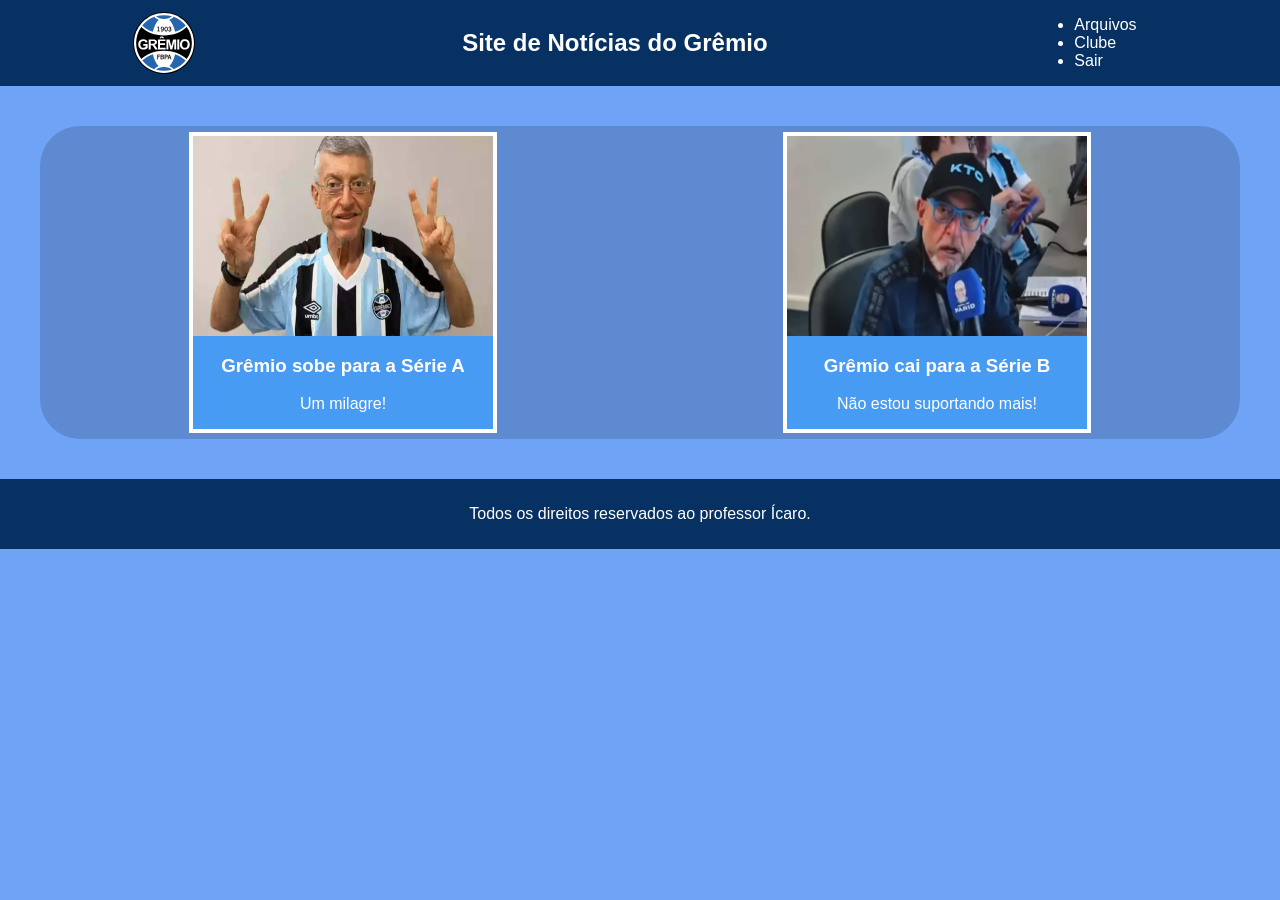
<file: atividades/02-atividade-2-site-do-gremio/index.html>
<html lang="en">
  <head>
    <meta charset="UTF-8" />
    <meta name="viewport" content="width=device-width, initial-scale=1.0" />
    <link rel="stylesheet" href="style.css" />
    <title>Site do Grêmio</title>
  </head>
  <body>
    <header>
      <div id="navbar">
        <a href="https://gremio.net/home">
          <img id="icon" src="assets/icon.svg" alt="Ícone do Grêmio" />
        </a>

        <h2>Site de Notícias do Grêmio</h2>

        <ul id="links">
          <li>Arquivos</li>
          <li>Clube</li>
          <li>Sair</li>
        </ul>
      </div>
    </header>
    <main>
      <section class="noticias">
        <div class="noticia">
          <img
            class="img_noticia"
            src="assets/n1.jpg"
            alt="Senhor Representante do Grêmio"
          />
          <h3>Grêmio sobe para a Série A</h3>
          <p>Um milagre!</p>
        </div>

        <div class="noticia">
          <img
            class="img_noticia"
            src="assets/n2.jpg"
            alt="Senhor Representante do Grêmio"
          />
          <h3>Grêmio cai para a Série B</h3>
          <p>Não estou suportando mais!</p>
        </div>
      </section>
    </main>
    <footer>
      <p>Todos os direitos reservados ao professor Ícaro.</p>
    </footer>
  </body>
</html>
</file>
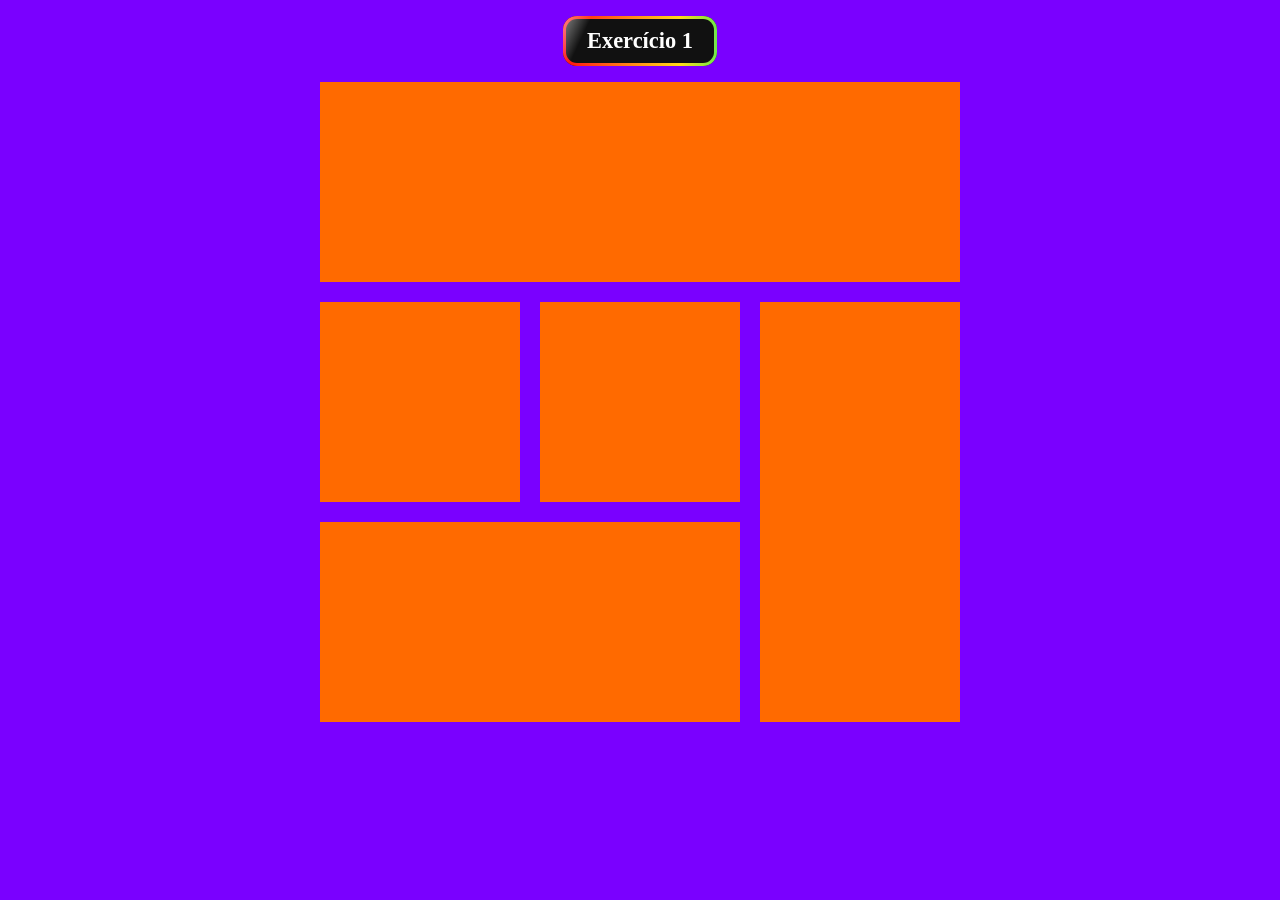
<file: atividades/03-atividade-3-leiautes-divs/index.html>
<!doctype html>
<html lang="pt-BR">
  <head>
    <meta charset="UTF-8" />
    <meta name="viewport" content="width=device-width, initial-scale=1.0" />
    <link rel="stylesheet" href="style.css" />
    <title>Lista de exercícios - Leiautes com divs</title>
  </head>

  <body>
    <p class="titulo-exercicio">
      <span>Exercício 1</span>
      <span class="reflexo"></span>
    </p>
    <div class="fundo">
      <div class="laranja"></div>
      <div class="flex">
        <div>
          <div class="flex">
            <div class="laranja"></div>
            <div class="laranja"></div>
          </div>
          <div class="laranja"></div>
        </div>
        <div class="laranja"></div>
      </div>
    </div>
  </body>
</html>
</file>
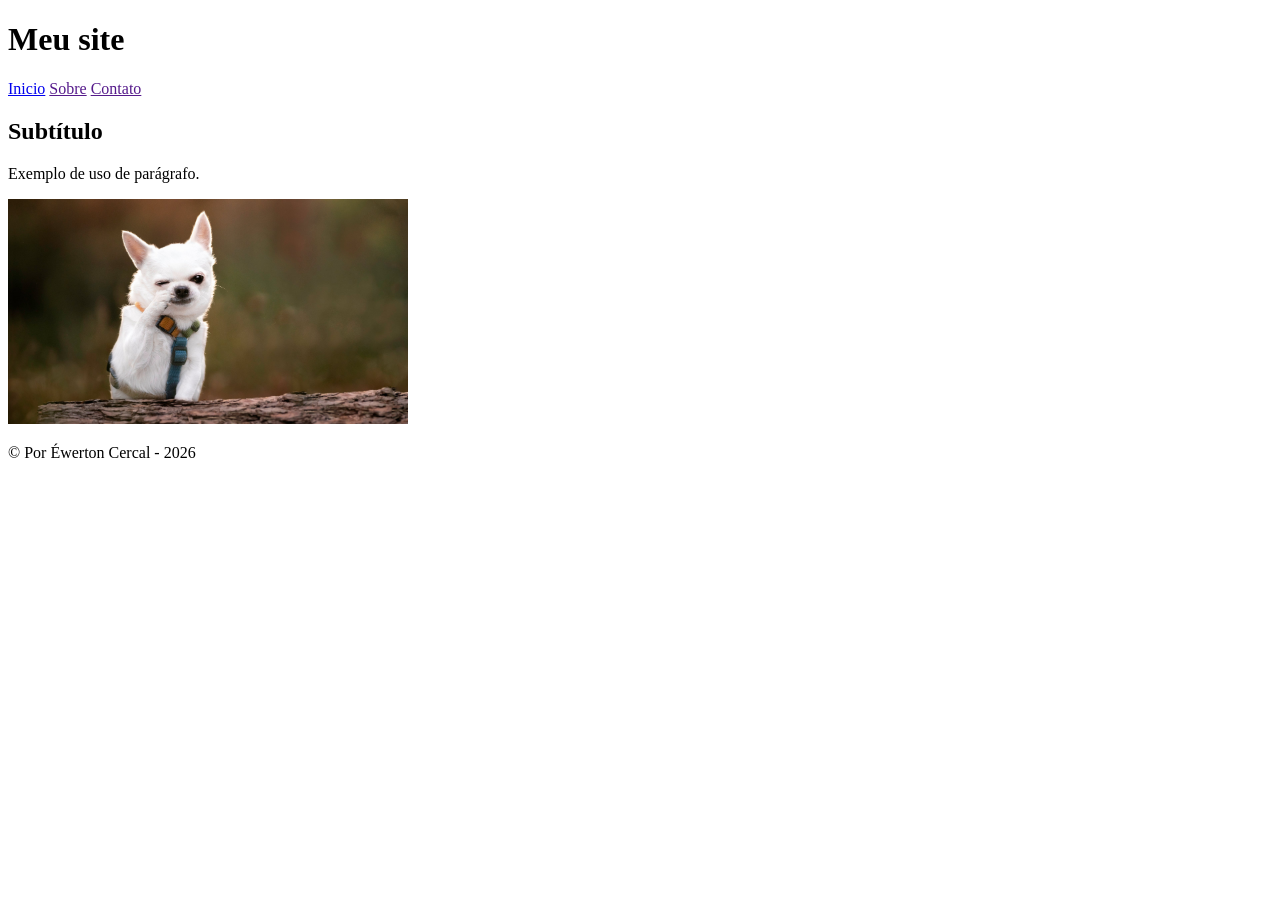
<file: aulas/01-aula-1-html-basico/index.html>
<!doctype html>
<!-- Declara o tipo do documento. Diz ao navegador para interpretar como HTML5. -->

<html lang="pt-br">
  <!-- Elemento raiz do documento HTML.
     lang="pt-br" informa o idioma principal (Português do Brasil), ajudando acessibilidade e busca. -->

  <head>
    <!-- “Cabeça” do documento: configurações e metadados.
       O que fica aqui normalmente não aparece na página (exceto o título da aba). -->

    <meta charset="utf-8" />
    <!-- Define a codificação de caracteres como UTF-8.
         Isso evita problemas com acentos e caracteres especiais (ç, ã, é...). -->

    <meta name="viewport" content="width=device-width, initial-scale=1" />
    <!-- Ajusta a visualização em celulares/tablets.
         width=device-width: usa a largura real da tela.
         initial-scale=1: inicia com zoom padrão. -->

    <title>Aula 01 - HTML Básico</title>
    <!-- Define o título da aba do navegador e o título que aparece ao salvar nos favoritos. -->
  </head>

  <body>
    <!-- Corpo do documento: tudo que aparece para o usuário na página fica dentro do body. -->

    <header>
      <!-- Cabeçalho da página (ou de uma seção). Geralmente contém título, logo e navegação. -->

      <h1>Meu site</h1>
      <!-- Título principal da página.
           É o mais importante na hierarquia de títulos (h1 > h2 > h3...).
           Normalmente deve existir 1 h1 por página. -->

      <nav>
        <!-- Área de navegação. Agrupa links que levam para partes do site ou páginas diferentes. -->

        <a href="#">Inicio</a>
        <!-- Link (âncora). href é o destino do link.
             href="#" é um “destino falso” (usa-se como exemplo/teste).
             Em um site real, seria algo como href="index.html" ou href="#secao". -->

        <a href="">Sobre</a>
        <!-- Outro link. href="" (vazio) normalmente recarrega a página atual.
             Para exemplo didático, funciona, mas em projetos reais é melhor apontar para um destino válido. -->

        <a href="">Contato</a>
        <!-- Mais um link. Mesmo comportamento do href vazio.
             Em um site real, poderia ser href="contato.html" ou href="#contato". -->
      </nav>
    </header>

    <main>
      <!-- Conteúdo principal da página. Deve conter o que é “o foco” do site.
         Ajuda na organização semântica (melhora leitura e acessibilidade). -->

      <section>
        <!-- Seção do conteúdo. Agrupa um bloco temático relacionado.
           Geralmente uma section tem um título (h2, h3...). -->

        <h2>Subtítulo</h2>
        <!-- Subtítulo da seção. h2 é o próximo nível abaixo do h1. -->

        <p>Exemplo de uso de parágrafo.</p>
        <!-- Parágrafo. Usado para textos em blocos, explicações, descrições. -->
      </section>

      <section>
        <!-- Outra seção do conteúdo. Aqui foi usada para separar a parte de imagem. -->

        <img src="cachorro.jpg" alt="Imagem de um cachorro" width="400" />
        <!-- Imagem.
             src: caminho do arquivo da imagem (aqui, "cachorro.jpg" precisa estar na mesma pasta do HTML).
             alt: texto alternativo (essencial para acessibilidade e para quando a imagem não carrega).
             width: largura da imagem (em pixels, quando só width é usado). -->
      </section>
    </main>

    <footer>
      <!-- Rodapé da página. Geralmente contém autoria, direitos, links finais, contato, etc. -->

      <p>&copy; Por Éwerton Cercal - 2026</p>
      <!-- Parágrafo no rodapé.
           &copy; é uma entidade HTML que mostra o símbolo ©. -->
    </footer>
  </body>
</html>
</file>
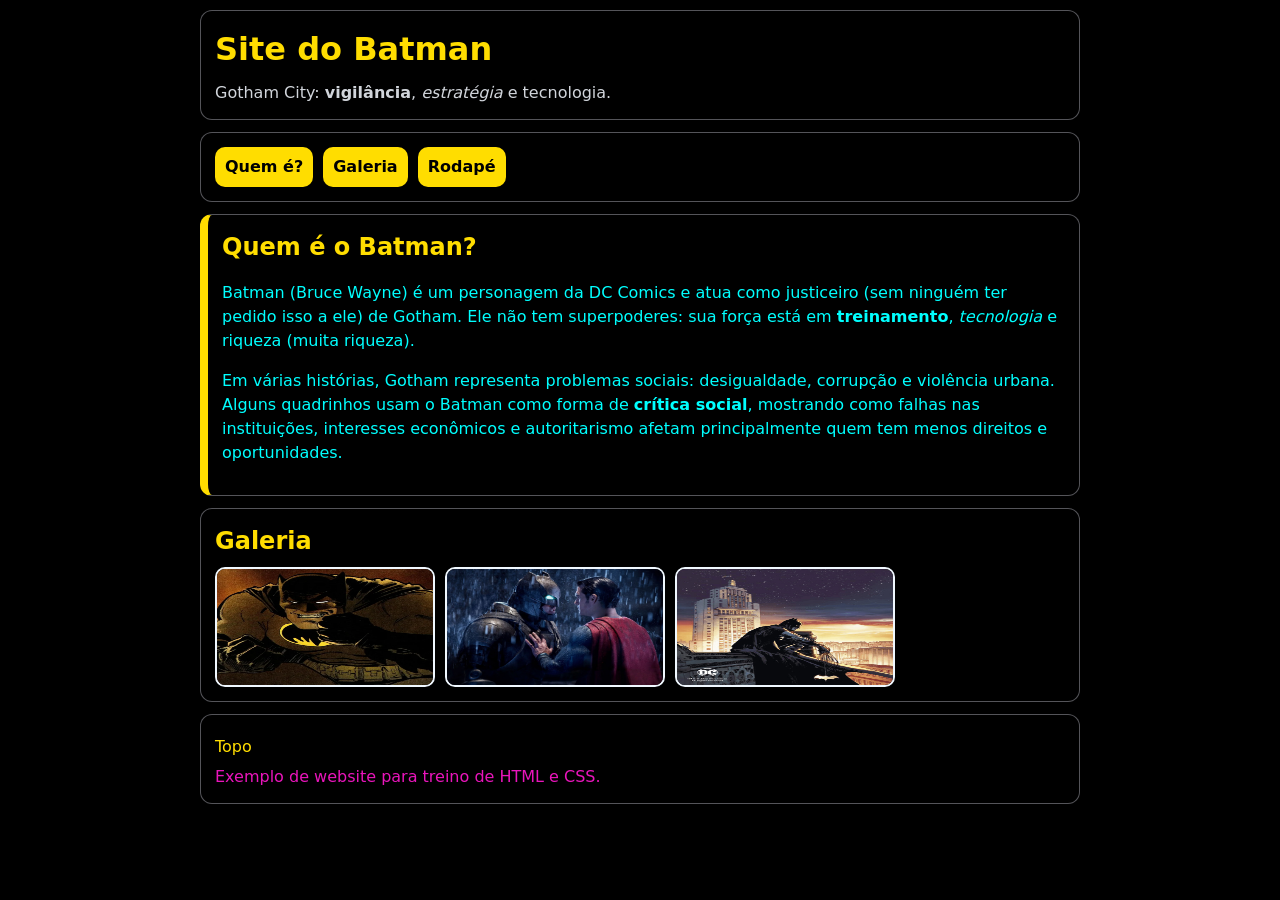
<file: aulas/02-aula-2-css-basico/index.html>
<!doctype html>
<html lang="pt-br">
  <head>
    <meta charset="utf-8" />
    <meta name="viewport" content="width=device-width, initial-scale=1" />
    <title>Site do Batman</title>

    <style>
      /* TAG NOVA: <style>
         Serve para escrever CSS dentro do próprio HTML.
         Tudo aqui dentro são regras de estilo que o navegador aplica aos elementos. */

      * {
        /* Seletor universal (*): seleciona TODOS os elementos da página. */
        box-sizing: border-box;
        /* box-sizing define como o tamanho (width/height) é calculado.
           border-box = o padding e a borda entram “dentro” do width/height, facilitando o controle do layout. */
      }

      body {
        /* Seletor por tag: aplica em todos os <body>. */
        margin: 0;
        /* Remove a margem padrão do navegador (o “espaço branco” ao redor da página). */

        color: aliceblue;
        /* Cor padrão do texto (herdada por muitos elementos filhos). */

        background-color: black;
        /* Cor de fundo do site. */

        font-family: system-ui, Arial, sans-serif;
        /* Fonte do texto:
           system-ui = fonte padrão do sistema (Windows/macOS/Android etc.).
           Arial e sans-serif são “plano B” se system-ui não existir. */

        line-height: 1.5;
        /* Altura da linha do texto (melhora leitura). */
      }

      .container {
        /* Seletor por classe (.container): vale para qualquer elemento com class="container". */
        width: 900px;
        /* Largura fixa do “miolo” do site (não responsivo, proposital). */

        margin: 0 auto;
        /* Centraliza horizontalmente:
           0 = margem topo/baixo
           auto = o navegador divide o espaço sobrando nas laterais. */

        padding: 10px;
        /* Espaço interno da caixa container (conteúdo não encosta na borda). */
      }

      .box {
        /* Classe reaproveitável para criar “caixas/cartões” com fundo e borda. */
        background: rgba(0, 0, 0, 0.75);
        /* Fundo preto com transparência (rgba). */

        border: 1px solid rgba(240, 240, 255, 0.35);
        /* Borda fina e clara com transparência. */

        border-radius: 12px;
        /* Cantos arredondados. */

        padding: 14px;
        /* Espaço interno do card. */

        margin-bottom: 12px;
        /* Espaço externo abaixo do card (separa um card do outro). */
      }

      h1,
      h2 {
        /* Lista de seletores: aplica o mesmo estilo para h1 e h2 ao mesmo tempo. */
        color: rgb(255, 221, 0);
        /* Cor amarela estilo “Batman”. */

        margin: 0 0 8px;
        /* margin com 3 valores = topo | laterais | baixo
           topo 0, esquerda/direita 0, baixo 8px */
      }

      .subtitulo {
        /* Classe para o parágrafo de subtítulo (não afeta todos os <p>, só os que tiverem essa classe). */
        margin: 0;
        color: #d1d5db;
        /* Cor cinza clara (hex). */
      }

      p {
        /* Seletor por tag: aplica em TODOS os parágrafos (<p>) da página. */
        color: aqua;
      }

      #apresentacao {
        /* Seletor por id (#apresentacao): aplica SOMENTE no elemento com id="apresentacao". */
        border-left: 8px solid rgb(255, 221, 0);
        /* Borda grossa na esquerda para destacar a seção. */
      }

      .nav {
        /* Classe aplicada na <ul> para virar um menu horizontal com flex. */
        list-style: none;
        /* Remove as bolinhas padrão da lista. */

        margin: 0;
        padding: 0;
        /* Remove espaço padrão de listas. */

        display: flex;
        /* TRANSFORMA a <ul> em “flex container”.
           Os <li> viram itens em linha (por padrão). */

        gap: 10px;
        /* Espaço entre os itens do flex (entre os <li>). */

        flex-wrap: nowrap;
        /* Não permite quebrar linha: se não couber, estoura (não responsivo, proposital). */
      }

      .nav-link {
        /* Classe aplicada nos links (<a>) do menu para parecer botão. */
        display: inline-block;
        /* Link vira “caixinha” com padding e dimensões mais previsíveis. */

        text-decoration: none;
        /* Remove o sublinhado padrão do link. */

        color: black;
        /* Cor do texto do link. */

        background: rgb(255, 221, 0);
        /* Fundo amarelo (tema Batman). */

        padding: 8px 10px;
        /* Espaço interno do “botão”. */

        border-radius: 10px;
        /* Cantos arredondados. */

        font-weight: 700;
        /* Texto mais “forte” (negrito). */
      }

      .nav-link:hover {
        /* Pseudo-classe :hover = estado “quando passa o mouse em cima”. */
        background: rgb(255, 200, 0);
        /* Troca a cor para dar feedback visual no hover. */
      }

      .gallery {
        /* Classe aplicada na div da galeria para alinhar imagens em linha. */
        width: 920px;
        /* Largura fixa (pode estourar o container, isso evidencia o problema de não responsivo). */

        display: flex;
        /* Coloca as imagens lado a lado. */

        gap: 10px;
        /* Espaço entre as imagens. */

        flex-wrap: nowrap;
        /* Não quebra linha. */
      }

      .bat-img {
        /* Classe aplicada nas imagens da galeria. */
        width: 220px;
        height: 120px;
        /* Tamanho fixo da imagem (pode distorcer se a proporção original for diferente). */

        border: 2px solid aliceblue;
        border-radius: 10px;
        /* Borda e cantos arredondados para “cartão”. */
      }

      footer p {
        /* Seletor combinado (descendente): todo <p> que estiver dentro de <footer>. */
        color: rgb(233, 21, 187);
        /* Aqui sobrescreve o p { color: aqua; } porque é mais específico. */

        margin: 6px 0 0;
        /* topo 6px, laterais 0, baixo 0 */
      }

      .link {
        /* Classe de link do rodapé (cor amarela e sem sublinhado). */
        color: rgb(255, 221, 0);
        text-decoration: none;
      }

      .link:hover {
        /* Ao passar o mouse, sublinha para mostrar que é clicável. */
        text-decoration: underline;
      }
    </style>
  </head>

  <body id="topo">
    <!-- id="topo" é usado como “âncora”: o link <a href="#topo"> leva o usuário para o topo da página. -->

    <div class="container" id="pagina">
      <!-- NOVO: uso de classes e ids juntos:
           class="container" aplica um estilo reutilizável.
           id="pagina" identifica esta área como única. -->

      <header class="box" id="cabecalho">
        <div class="header-interno">
          <!-- TAG NOVA (na prática de CSS): <div>
               É um contêiner genérico para agrupar elementos e aplicar layout/estilo.
               Aqui agrupa título + subtítulo dentro do header. -->

          <h1 class="titulo">Site do Batman</h1>

          <p class="subtitulo">
            Gotham City: <strong>vigilância</strong>, <em> estratégia</em> e
            tecnologia.
          </p>
        </div>
      </header>

      <nav class="box" id="menu">
        <ul class="nav">
          <!-- TAG NOVA: <ul> e <li>
               <ul> = lista não ordenada (com itens).
               <li> = cada item da lista.
               Aqui é usado para criar um menu com itens de navegação. -->

          <li><a class="nav-link" href="#apresentacao">Quem é?</a></li>
          <!-- <a href="#apresentacao"> é link para âncora interna (id="apresentacao"). -->
          <li><a class="nav-link" href="#galeria">Galeria</a></li>
          <li><a class="nav-link" href="#rodape">Rodapé</a></li>
        </ul>
      </nav>

      <main id="conteudo">
        <section class="box" id="apresentacao">
          <h2>Quem é o Batman?</h2>
          <p>
            Batman (Bruce Wayne) é um personagem da DC Comics e atua como
            justiceiro (sem ninguém ter pedido isso a ele) de Gotham. Ele não
            tem superpoderes: sua força está em <strong>treinamento</strong>,
            <em>tecnologia</em> e riqueza (muita riqueza).
          </p>
          <p>
            Em várias histórias, Gotham representa problemas sociais:
            desigualdade, corrupção e violência urbana. Alguns quadrinhos usam o
            Batman como forma de <strong>crítica social</strong>, mostrando como
            falhas nas instituições, interesses econômicos e autoritarismo
            afetam principalmente quem tem menos direitos e oportunidades.
          </p>
        </section>

        <section class="box" id="galeria">
          <h2>Galeria</h2>

          <div class="gallery" id="galeria-imagens">
            <img class="bat-img" src="batman_1.webp" alt="Batman raivoso." />
            <img class="bat-img" src="batman_2.jpg" alt="Batman namorando." />
            <img class="bat-img" src="batman_3.jpg" alt="Batman reflitão." />
          </div>
        </section>
      </main>

      <footer class="box" id="rodape">
        <p>
          <a class="link" href="#topo">Topo</a>
        </p>

        <p>Exemplo de website para treino de HTML e CSS.</p>
      </footer>
    </div>
  </body>
</html>
</file>
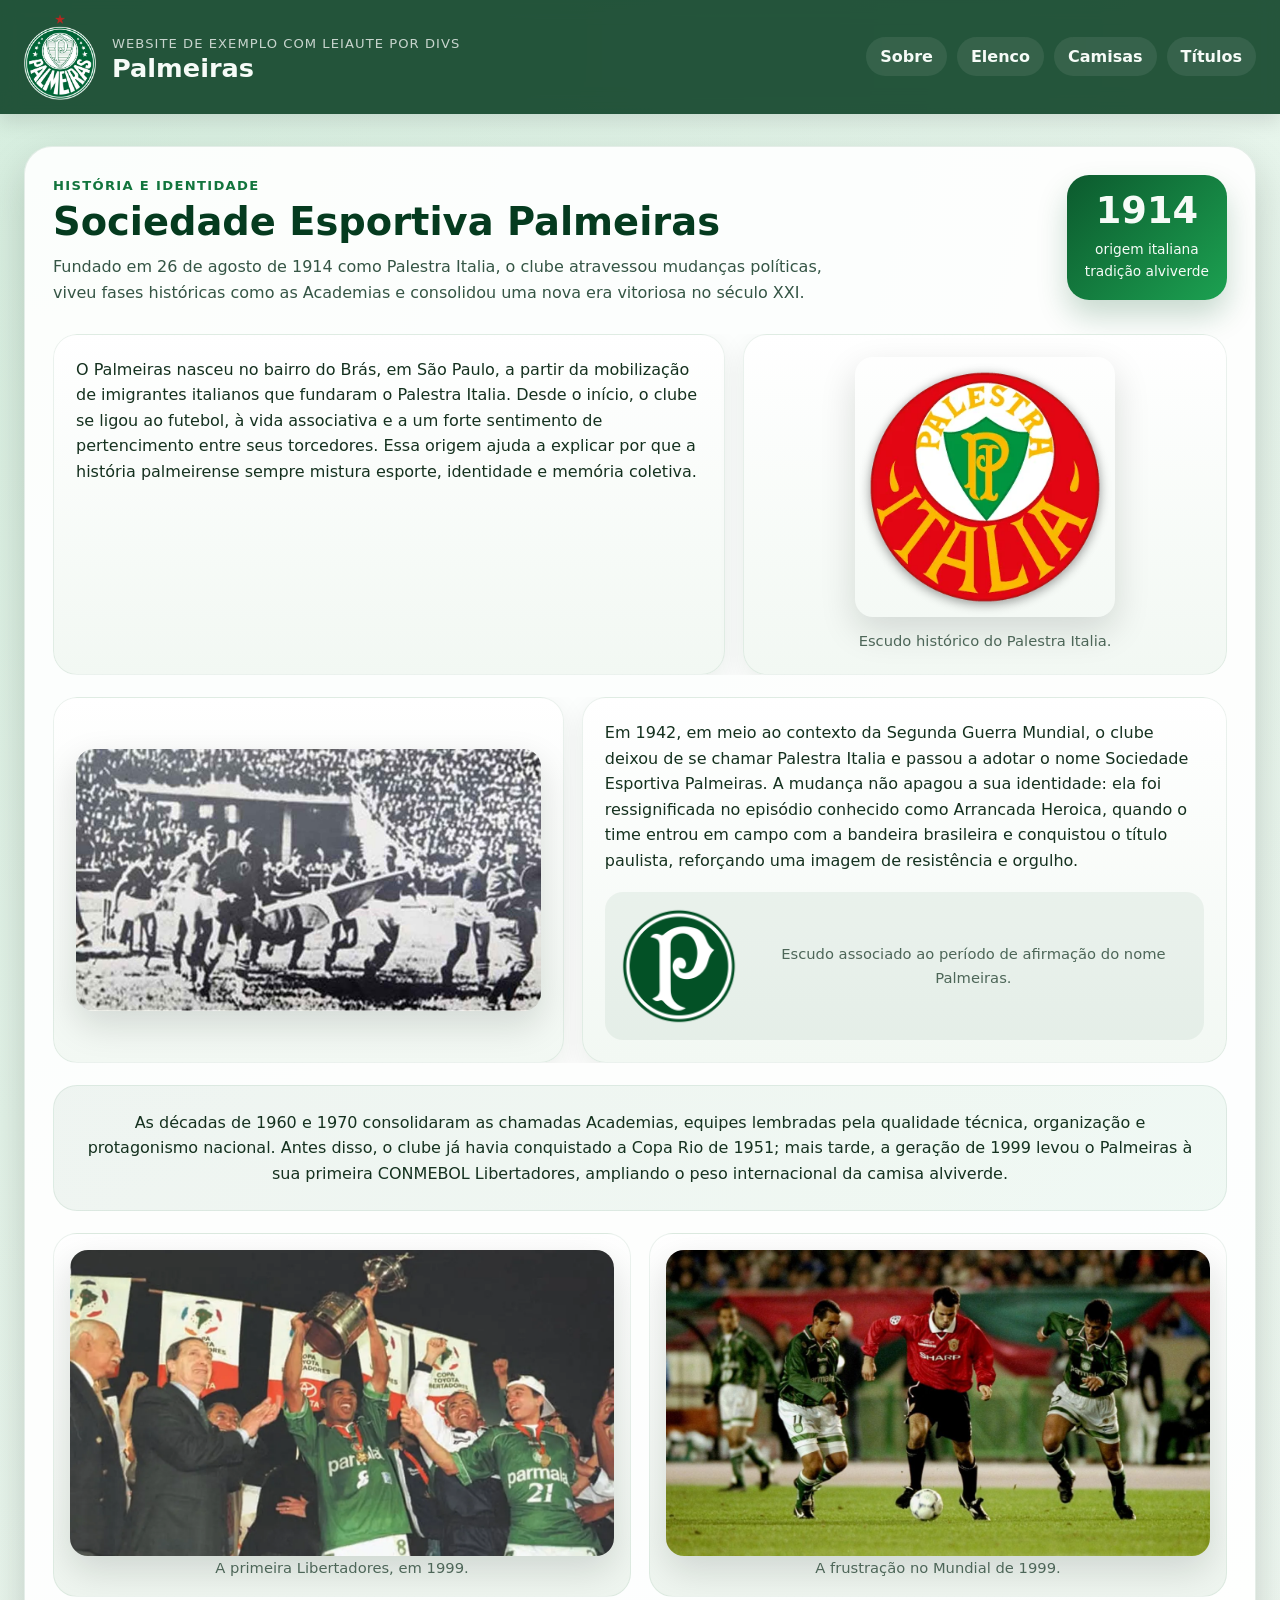
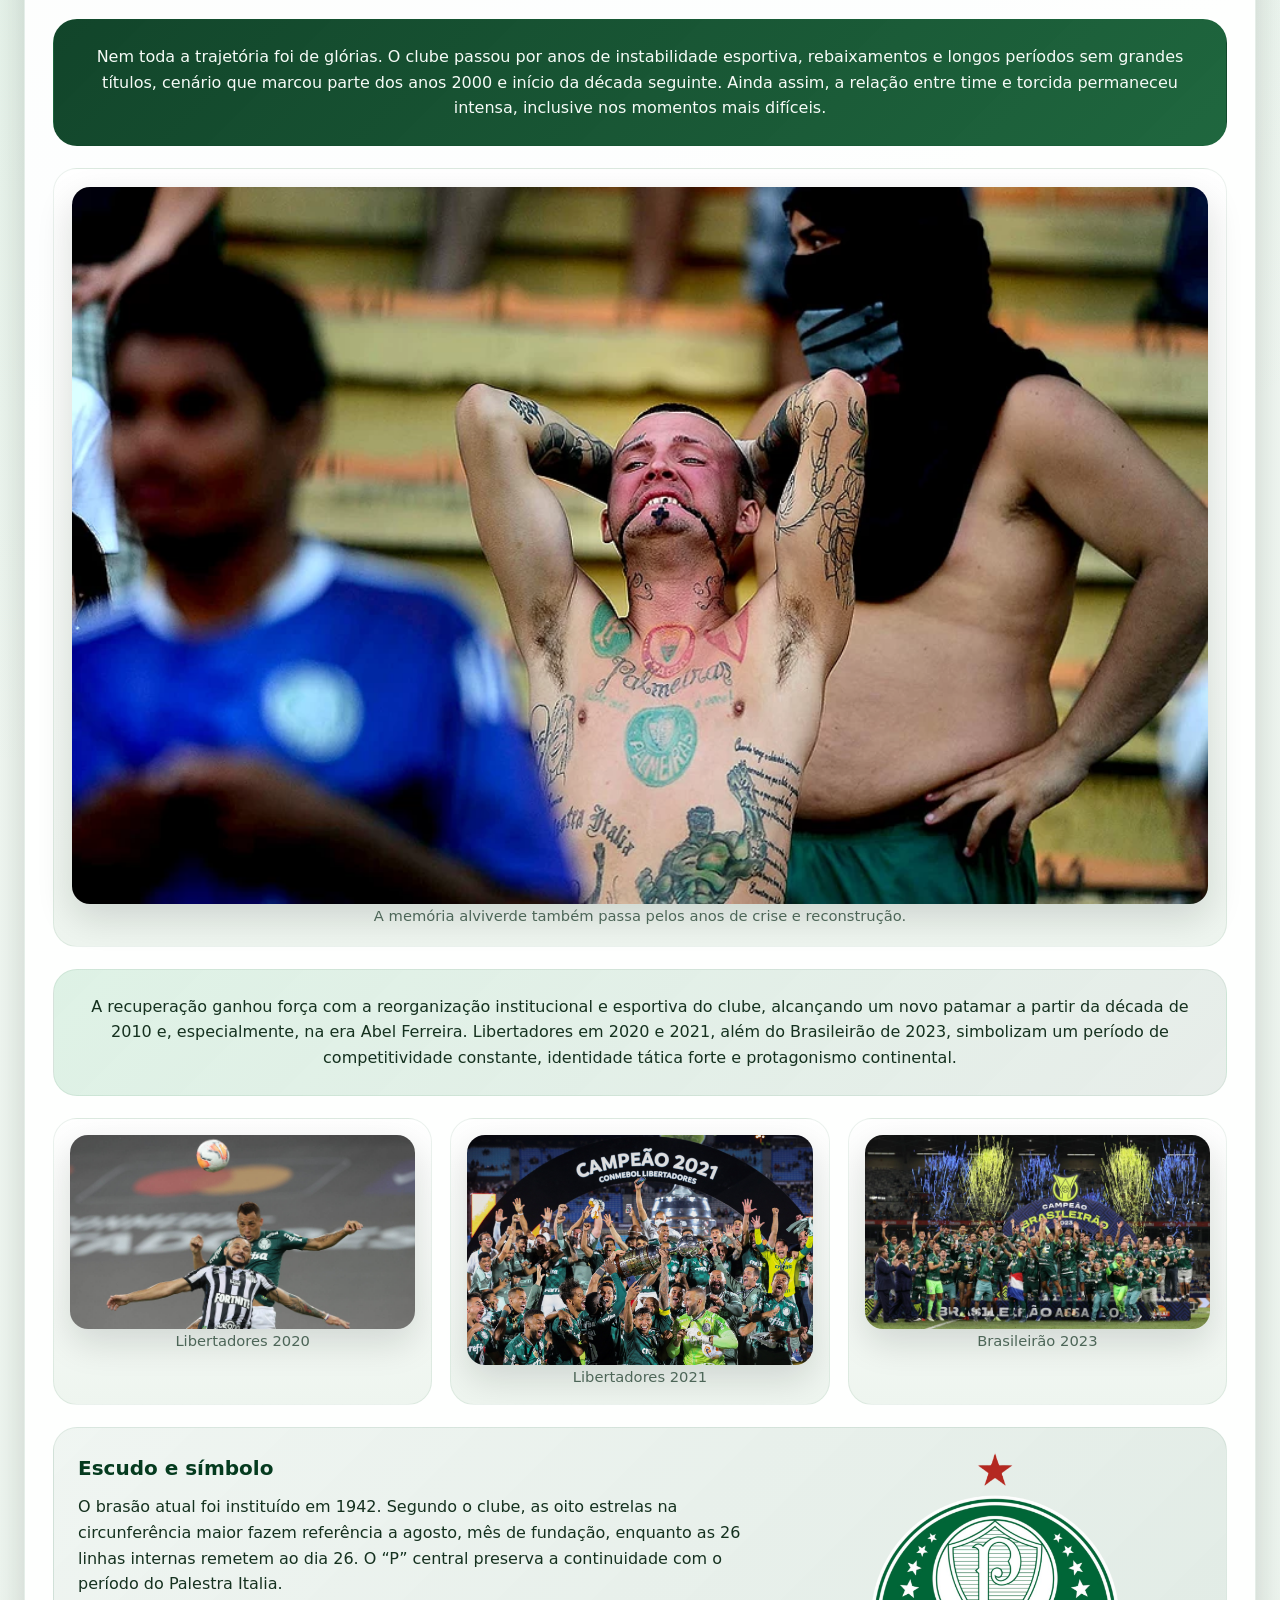
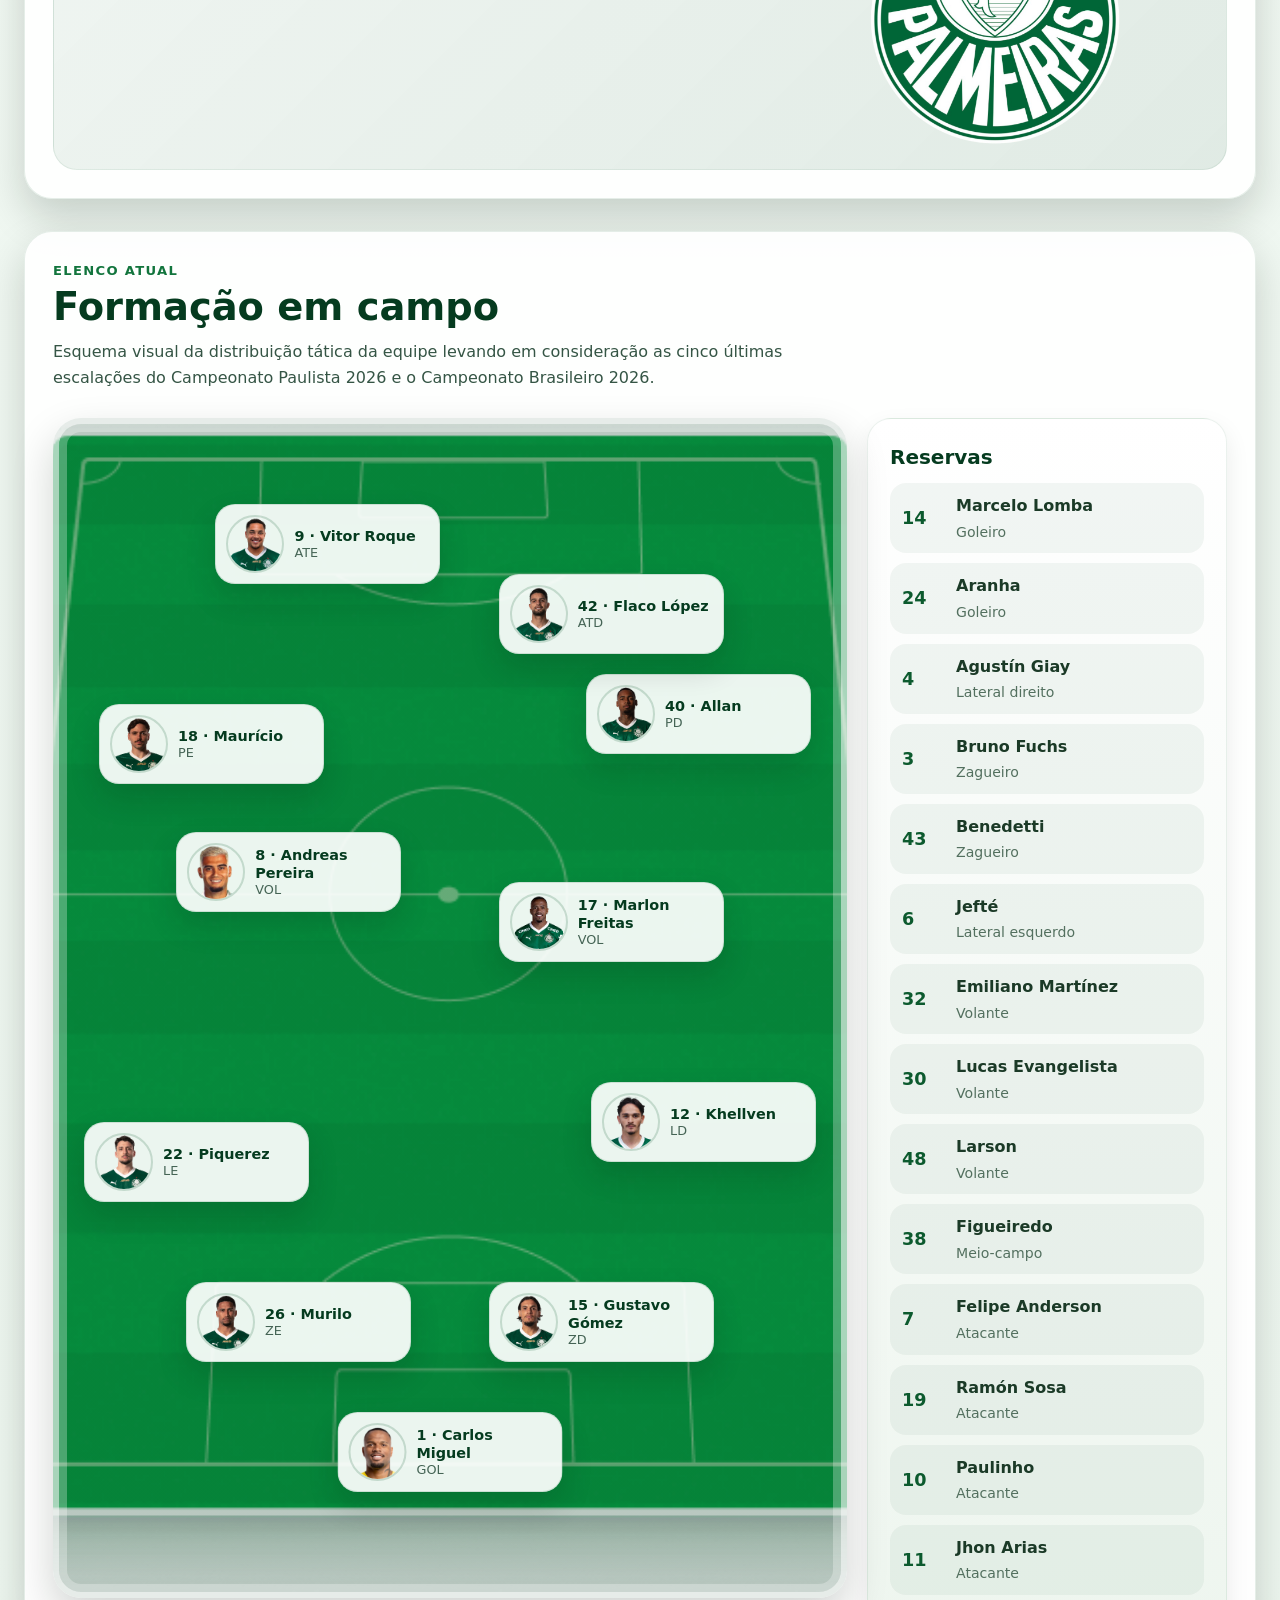
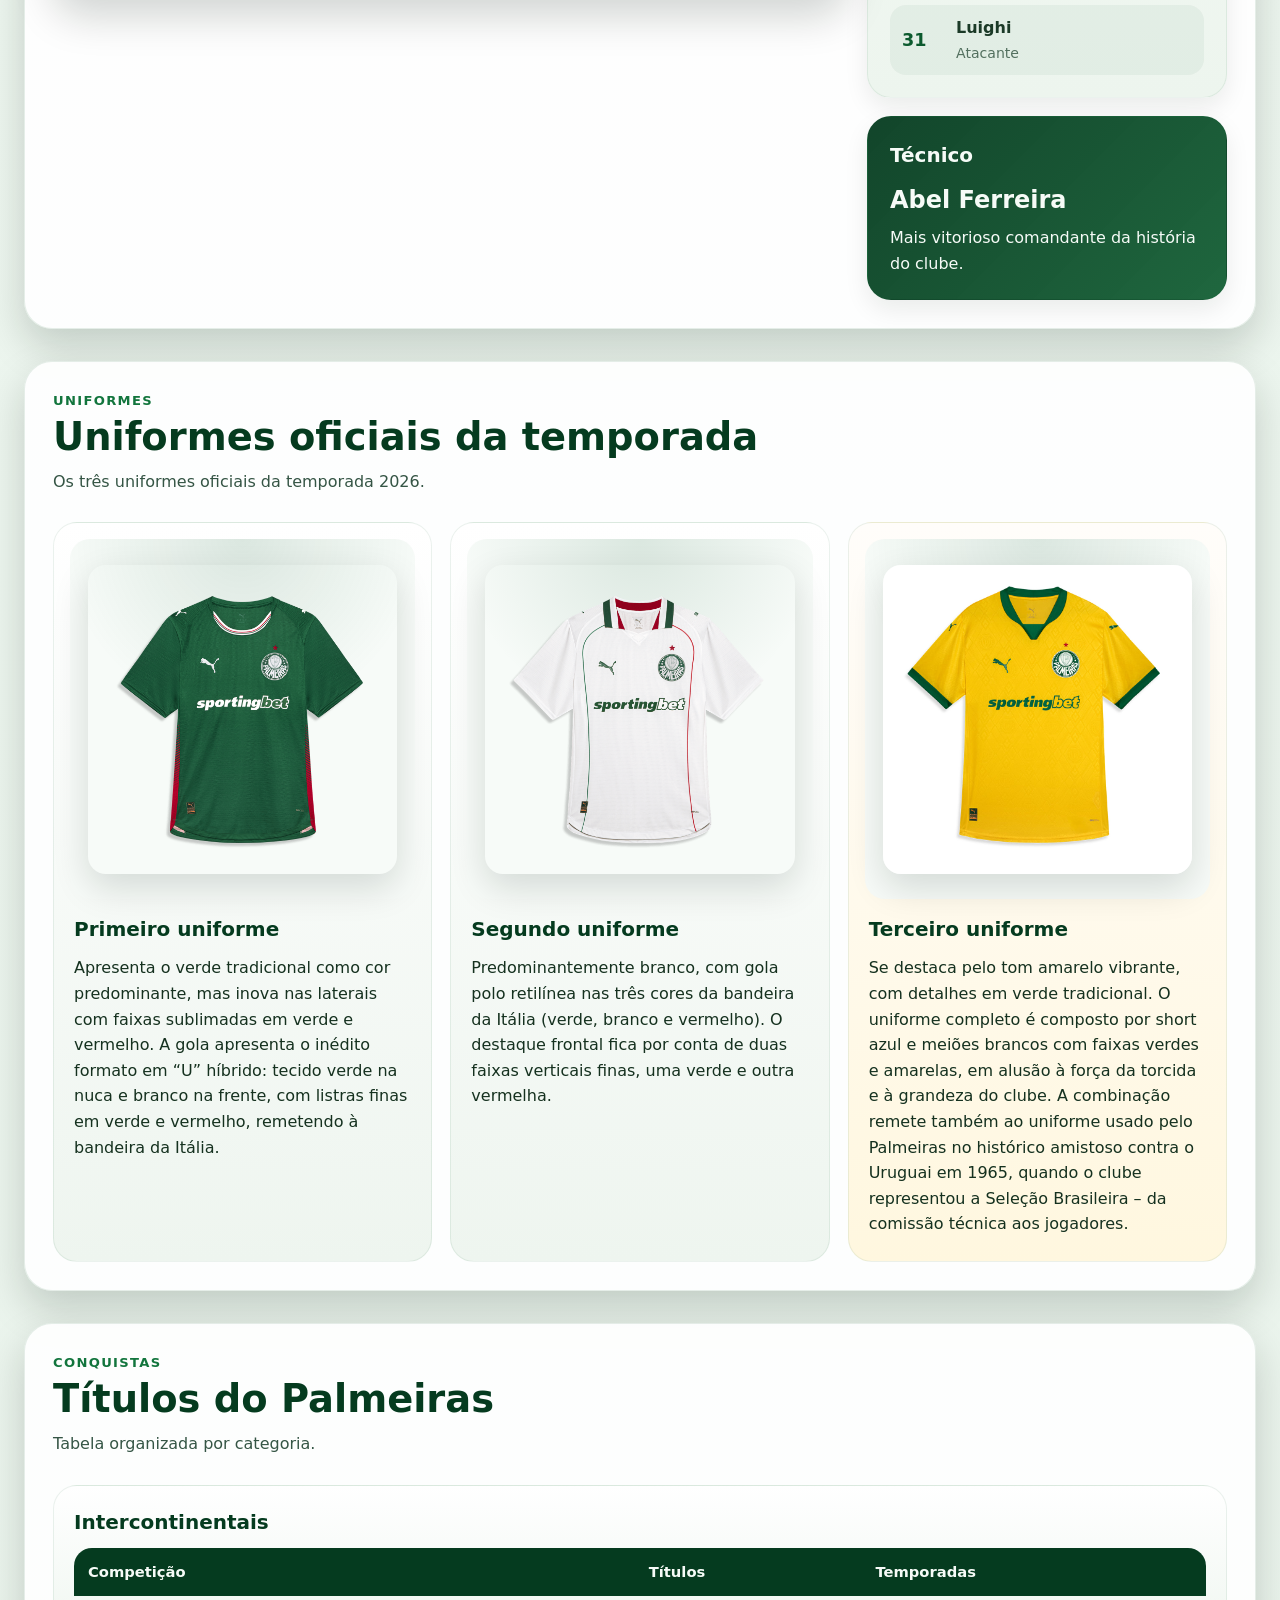
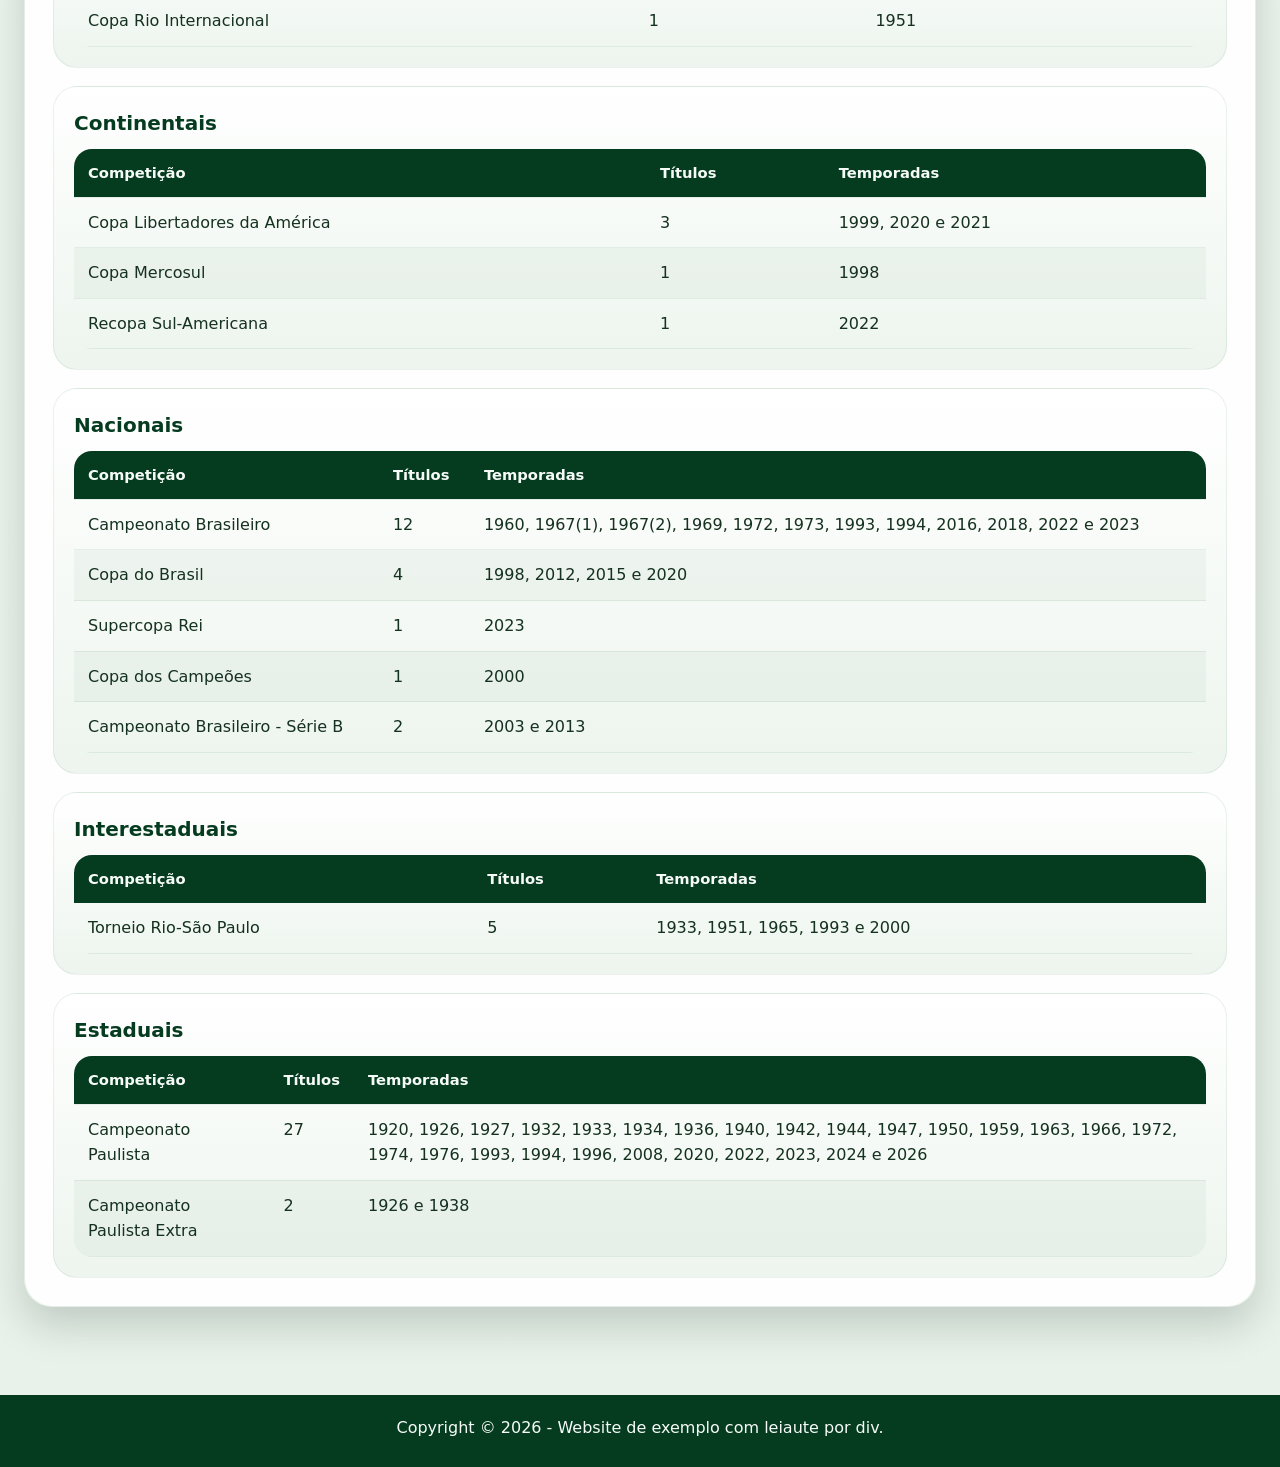
<file: aulas/03-aula-3-leiautes-divs/index.html>
<!doctype html>
<html lang="pt-br">

<head>
  <meta charset="utf-8" />
  <meta name="viewport" content="width=device-width, initial-scale=1.0" />
  <title>Palmeiras</title>
  <link rel="stylesheet" href="style.css" />
</head>

<body>
  <header>
    <div class="topo">
      <div class="marca">
        <img class="logo-img" src="assets/escudos/escudo_atual.png" alt="Escudo atual do Palmeiras" />
        <div class="marca-texto">
          <p class="marca-kicker">Website de exemplo com leiaute por divs</p>
          <h1>Palmeiras</h1>
        </div>
      </div>
      <div class="menu-area">
        <nav>
          <ul class="menu-lista">
            <li><a href="#sobre">Sobre</a></li>
            <li><a href="#elenco">Elenco</a></li>
            <li><a href="#camisas">Camisas</a></li>
            <li><a href="#titulos">Títulos</a></li>
          </ul>
        </nav>
      </div>
    </div>
  </header>

  <main>
    <section id="sobre">
      <div class="secao-cabecalho">
        <div class="secao-titulo-box">
          <p class="secao-kicker">História e identidade</p>
          <h2>Sociedade Esportiva Palmeiras</h2>
          <p class="secao-resumo">
            Fundado em 26 de agosto de 1914 como Palestra Italia, o clube
            atravessou mudanças políticas, viveu fases históricas como as
            Academias e consolidou uma nova era vitoriosa no século XXI.
          </p>
        </div>
        <div class="secao-badge">
          <div class="badge-numero">1914</div>
          <div class="badge-texto">
            origem italiana<br />tradição alviverde
          </div>
        </div>
      </div>

      <div class="sobre-grid">
        <div class="bloco-texto bloco-duplo">
          <div class="bloco-coluna bloco-coluna-texto">
            <p>
              O Palmeiras nasceu no bairro do Brás, em São Paulo, a partir da
              mobilização de imigrantes italianos que fundaram o Palestra
              Italia. Desde o início, o clube se ligou ao futebol, à vida
              associativa e a um forte sentimento de pertencimento entre seus
              torcedores. Essa origem ajuda a explicar por que a história
              palmeirense sempre mistura esporte, identidade e memória
              coletiva.
            </p>
          </div>
          <div class="bloco-coluna bloco-coluna-imagem bloco-coluna-imagem-logo">
            <img src="assets/escudos/escudo_1914.png" alt="Escudo histórico do Palestra Italia" />
            <p class="legenda">Escudo histórico do Palestra Italia.</p>
          </div>
        </div>

        <div class="bloco-texto bloco-duplo bloco-reverso">
          <div class="bloco-coluna bloco-coluna-imagem">
            <img src="assets/arrancada_heroica.jpeg" alt="Equipe do Palmeiras na Arrancada Heroica de 1942" />
          </div>
          <div class="bloco-coluna bloco-coluna-texto">
            <p>
              Em 1942, em meio ao contexto da Segunda Guerra Mundial, o clube
              deixou de se chamar Palestra Italia e passou a adotar o nome
              Sociedade Esportiva Palmeiras. A mudança não apagou a sua
              identidade: ela foi ressignificada no episódio conhecido como
              Arrancada Heroica, quando o time entrou em campo com a bandeira
              brasileira e conquistou o título paulista, reforçando uma imagem
              de resistência e orgulho.
            </p>
            <div class="mini-escudo-box">
              <img src="assets/escudos/escudo_1942.png"
                alt="Escudo do Palmeiras adotado após a mudança de nome em 1942" />
              <p class="legenda">
                Escudo associado ao período de afirmação do nome Palmeiras.
              </p>
            </div>
          </div>
        </div>

        <div class="bloco-centralizado bloco-texto-central">
          <p>
            As décadas de 1960 e 1970 consolidaram as chamadas Academias,
            equipes lembradas pela qualidade técnica, organização e
            protagonismo nacional. Antes disso, o clube já havia conquistado a
            Copa Rio de 1951; mais tarde, a geração de 1999 levou o Palmeiras
            à sua primeira CONMEBOL Libertadores, ampliando o peso
            internacional da camisa alviverde.
          </p>
        </div>
        <div class="galeria-dupla">
          <div class="galeria-card">
            <img src="assets/libertadores_99.jpeg" alt="Conquista da Libertadores de 1999 pelo Palmeiras" />
            <p class="legenda">A primeira Libertadores, em 1999.</p>
          </div>
          <div class="galeria-card">
            <img src="assets/derrota_mundial_99.jpg"
              alt="Imagem da derrota do Palmeiras para o Manchester United no Mundial de 1999" />
            <p class="legenda">A frustração no Mundial de 1999.</p>
          </div>
        </div>

        <div class="bloco-centralizado bloco-texto-central bloco-escuro">
          <p>
            Nem toda a trajetória foi de glórias. O clube passou por anos de
            instabilidade esportiva, rebaixamentos e longos períodos sem
            grandes títulos, cenário que marcou parte dos anos 2000 e início
            da década seguinte. Ainda assim, a relação entre time e torcida
            permaneceu intensa, inclusive nos momentos mais difíceis.
          </p>
        </div>
        <div class="imagem-larga-box">
          <img src="assets/torcida_sofrendo.jpg"
            alt="Torcedor do Palmeiras em momento de sofrimento nas arquibancadas" />
          <p class="legenda">
            A memória alviverde também passa pelos anos de crise e
            reconstrução.
          </p>
        </div>

        <div class="bloco-centralizado bloco-texto-central destaque-verde">
          <p>
            A recuperação ganhou força com a reorganização institucional e
            esportiva do clube, alcançando um novo patamar a partir da década
            de 2010 e, especialmente, na era Abel Ferreira. Libertadores em
            2020 e 2021, além do Brasileirão de 2023, simbolizam um período de
            competitividade constante, identidade tática forte e protagonismo
            continental.
          </p>
        </div>
        <div class="galeria-tripla">
          <div class="galeria-card pequeno-hover">
            <img src="assets/libertadores_20.jpg" alt="Conquista da Libertadores de 2020 pelo Palmeiras" />
            <p class="legenda">Libertadores 2020</p>
          </div>
          <div class="galeria-card pequeno-hover">
            <img src="assets/libertadores_21.jpg" alt="Conquista da Libertadores de 2021 pelo Palmeiras" />
            <p class="legenda">Libertadores 2021</p>
          </div>
          <div class="galeria-card pequeno-hover">
            <img src="assets/brasileirão_2023.jpg" alt="Conquista do Campeonato Brasileiro de 2023 pelo Palmeiras" />
            <p class="legenda">Brasileirão 2023</p>
          </div>
        </div>

        <div class="simbolos-box">
          <div class="simbolos-texto">
            <h3>Escudo e símbolo</h3>
            <p>
              O brasão atual foi instituído em 1942. Segundo o clube, as oito
              estrelas na circunferência maior fazem referência a agosto, mês
              de fundação, enquanto as 26 linhas internas remetem ao dia 26. O
              “P” central preserva a continuidade com o período do Palestra
              Italia.
            </p>
          </div>
          <div class="simbolos-imagem">
            <img src="assets/escudos/escudo_atual.png" alt="Escudo atual do Palmeiras" />
          </div>
        </div>
      </div>
    </section>

    <section id="elenco">
      <div class="secao-cabecalho">
        <div class="secao-titulo-box">
          <p class="secao-kicker">Elenco atual</p>
          <h2>Formação em campo</h2>
          <p class="secao-resumo">
            Esquema visual da distribuição tática da equipe levando em
            consideração as cinco últimas escalações do Campeonato Paulista
            2026 e o Campeonato Brasileiro 2026.
          </p>
        </div>
      </div>

      <div class="elenco-layout">
        <div class="campo-area">
          <div class="campo">
            <div class="jogador-card jogador-goleiro">
              <div class="jogador-foto">
                <img src="assets/jogadores/carlos.png" alt="Carlos Miguel" />
              </div>
              <div class="jogador-info">
                <strong>1 · Carlos Miguel</strong><span>GOL</span>
              </div>
            </div>
            <div class="jogador-card jogador-ld">
              <div class="jogador-foto">
                <img src="assets/jogadores/khellven.png" alt="Khellven" />
              </div>
              <div class="jogador-info">
                <strong>12 · Khellven</strong><span>LD</span>
              </div>
            </div>
            <div class="jogador-card jogador-zd">
              <div class="jogador-foto">
                <img src="assets/jogadores/gustavo_gomez.png" alt="Gustavo Gómez" />
              </div>
              <div class="jogador-info">
                <strong>15 · Gustavo Gómez</strong><span>ZD</span>
              </div>
            </div>
            <div class="jogador-card jogador-ze">
              <div class="jogador-foto">
                <img src="assets/jogadores/murilo.png" alt="Murilo" />
              </div>
              <div class="jogador-info">
                <strong>26 · Murilo</strong><span>ZE</span>
              </div>
            </div>
            <div class="jogador-card jogador-le">
              <div class="jogador-foto">
                <img src="assets/jogadores/piquerez.png" alt="Joaquín Piquerez" />
              </div>
              <div class="jogador-info">
                <strong>22 · Piquerez</strong><span>LE</span>
              </div>
            </div>
            <div class="jogador-card jogador-vol-1">
              <div class="jogador-foto">
                <img src="assets/jogadores/marlon.png" alt="Marlon Freitas" />
              </div>
              <div class="jogador-info">
                <strong>17 · Marlon Freitas</strong><span>VOL</span>
              </div>
            </div>
            <div class="jogador-card jogador-vol-2">
              <div class="jogador-foto">
                <img src="assets/jogadores/andreas.png" alt="Andreas Pereira" />
              </div>
              <div class="jogador-info">
                <strong>8 · Andreas Pereira</strong><span>VOL</span>
              </div>
            </div>
            <div class="jogador-card jogador-pe">
              <div class="jogador-foto">
                <img src="assets/jogadores/mauricio.png" alt="Maurício" />
              </div>
              <div class="jogador-info">
                <strong>18 · Maurício</strong><span>PE</span>
              </div>
            </div>
            <div class="jogador-card jogador-pd">
              <div class="jogador-foto">
                <img src="assets/jogadores/allan.png" alt="Allan" />
              </div>
              <div class="jogador-info">
                <strong>40 · Allan</strong><span>PD</span>
              </div>
            </div>
            <div class="jogador-card jogador-at-1">
              <div class="jogador-foto">
                <img src="assets/jogadores/flaco.png" alt="Flaco López" />
              </div>
              <div class="jogador-info">
                <strong>42 · Flaco López</strong><span>ATD</span>
              </div>
            </div>
            <div class="jogador-card jogador-at-2">
              <div class="jogador-foto">
                <img src="assets/jogadores/vitor.png" alt="Vitor Roque" />
              </div>
              <div class="jogador-info">
                <strong>9 · Vitor Roque</strong><span>ATE</span>
              </div>
            </div>
          </div>
        </div>

        <div class="banco-area">
          <div class="banco-box">
            <h3>Reservas</h3>
            <div class="reservas-grid">
              <div class="reserva-item">
                <strong>14</strong><span>Marcelo Lomba</span><em>Goleiro</em>
              </div>
              <div class="reserva-item">
                <strong>24</strong><span>Aranha</span><em>Goleiro</em>
              </div>
              <div class="reserva-item">
                <strong>4</strong><span>Agustín Giay</span><em>Lateral direito</em>
              </div>
              <div class="reserva-item">
                <strong>3</strong><span>Bruno Fuchs</span><em>Zagueiro</em>
              </div>
              <div class="reserva-item">
                <strong>43</strong><span>Benedetti</span><em>Zagueiro</em>
              </div>
              <div class="reserva-item">
                <strong>6</strong><span>Jefté</span><em>Lateral esquerdo</em>
              </div>
              <div class="reserva-item">
                <strong>32</strong><span>Emiliano Martínez</span><em>Volante</em>
              </div>
              <div class="reserva-item">
                <strong>30</strong><span>Lucas Evangelista</span><em>Volante</em>
              </div>
              <div class="reserva-item">
                <strong>48</strong><span>Larson</span><em>Volante</em>
              </div>
              <div class="reserva-item">
                <strong>38</strong><span>Figueiredo</span><em>Meio-campo</em>
              </div>
              <div class="reserva-item">
                <strong>7</strong><span>Felipe Anderson</span><em>Atacante</em>
              </div>
              <div class="reserva-item">
                <strong>19</strong><span>Ramón Sosa</span><em>Atacante</em>
              </div>
              <div class="reserva-item">
                <strong>10</strong><span>Paulinho</span><em>Atacante</em>
              </div>
              <div class="reserva-item">
                <strong>11</strong><span>Jhon Arias</span><em>Atacante</em>
              </div>
              <div class="reserva-item">
                <strong>31</strong><span>Luighi</span><em>Atacante</em>
              </div>
            </div>
          </div>
          <div class="tecnico-box">
            <h3>Técnico</h3>
            <p>Abel Ferreira</p>
            <span>Mais vitorioso comandante da história do clube.</span>
          </div>
        </div>
      </div>
    </section>

    <section id="camisas">
      <div class="secao-cabecalho">
        <div class="secao-titulo-box">
          <p class="secao-kicker">Uniformes</p>
          <h2>Uniformes oficiais da temporada</h2>
          <p class="secao-resumo">
            Os três uniformes oficiais da temporada 2026.
          </p>
        </div>
      </div>

      <div class="camisas-grid">
        <div class="camisa-card">
          <div class="camisa-imagem">
            <img src="assets/camisas/camisa_1.png" alt="Camisa 1 do Palmeiras" />
          </div>
          <div class="camisa-legenda">
            <h3>Primeiro uniforme</h3>
            <p>
              Apresenta o verde tradicional como cor predominante, mas inova
              nas laterais com faixas sublimadas em verde e vermelho. A gola
              apresenta o inédito formato em “U” híbrido: tecido verde na nuca
              e branco na frente, com listras finas em verde e vermelho,
              remetendo à bandeira da Itália.
            </p>
          </div>
        </div>
        <div class="camisa-card">
          <div class="camisa-imagem">
            <img src="assets/camisas/camisa_2.png" alt="Camisa 2 do Palmeiras" />
          </div>
          <div class="camisa-legenda">
            <h3>Segundo uniforme</h3>
            <p>
              Predominantemente branco, com gola polo retilínea nas três cores
              da bandeira da Itália (verde, branco e vermelho). O destaque
              frontal fica por conta de duas faixas verticais finas, uma verde
              e outra vermelha.
            </p>
          </div>
        </div>
        <div class="camisa-card destaque-dourado">
          <div class="camisa-imagem">
            <img src="assets/camisas/camisa_3.jpeg" alt="Camisa 3 do Palmeiras" />
          </div>
          <div class="camisa-legenda">
            <h3>Terceiro uniforme</h3>
            <p>
              Se destaca pelo tom amarelo vibrante, com detalhes em verde
              tradicional. O uniforme completo é composto por short azul e
              meiões brancos com faixas verdes e amarelas, em alusão à força
              da torcida e à grandeza do clube. A combinação remete também ao
              uniforme usado pelo Palmeiras no histórico amistoso contra o
              Uruguai em 1965, quando o clube representou a Seleção Brasileira
              – da comissão técnica aos jogadores.
            </p>
          </div>
        </div>
      </div>
    </section>

    <section id="titulos">
      <div class="secao-cabecalho">
        <div class="secao-titulo-box">
          <p class="secao-kicker">Conquistas</p>
          <h2>Títulos do Palmeiras</h2>
          <p class="secao-resumo">Tabela organizada por categoria.</p>
        </div>
      </div>

      <div class="tabelas-titulos">
        <div class="tabela-box">
          <h3>Intercontinentais</h3>
          <table>
            <thead>
              <tr>
                <th>Competição</th>
                <th>Títulos</th>
                <th>Temporadas</th>
              </tr>
            </thead>
            <tbody>
              <tr>
                <td>Copa Rio Internacional</td>
                <td>1</td>
                <td>1951</td>
              </tr>
            </tbody>
          </table>
        </div>
        <div class="tabela-box">
          <h3>Continentais</h3>
          <table>
            <thead>
              <tr>
                <th>Competição</th>
                <th>Títulos</th>
                <th>Temporadas</th>
              </tr>
            </thead>
            <tbody>
              <tr>
                <td>Copa Libertadores da América</td>
                <td>3</td>
                <td>1999, 2020 e 2021</td>
              </tr>
              <tr>
                <td>Copa Mercosul</td>
                <td>1</td>
                <td>1998</td>
              </tr>
              <tr>
                <td>Recopa Sul-Americana</td>
                <td>1</td>
                <td>2022</td>
              </tr>
            </tbody>
          </table>
        </div>
        <div class="tabela-box">
          <h3>Nacionais</h3>
          <table>
            <thead>
              <tr>
                <th>Competição</th>
                <th>Títulos</th>
                <th>Temporadas</th>
              </tr>
            </thead>
            <tbody>
              <tr>
                <td>Campeonato Brasileiro</td>
                <td>12</td>
                <td>
                  1960, 1967(1), 1967(2), 1969, 1972, 1973, 1993, 1994, 2016,
                  2018, 2022 e 2023
                </td>
              </tr>
              <tr>
                <td>Copa do Brasil</td>
                <td>4</td>
                <td>1998, 2012, 2015 e 2020</td>
              </tr>
              <tr>
                <td>Supercopa Rei</td>
                <td>1</td>
                <td>2023</td>
              </tr>
              <tr>
                <td>Copa dos Campeões</td>
                <td>1</td>
                <td>2000</td>
              </tr>
              <tr>
                <td>Campeonato Brasileiro - Série B</td>
                <td>2</td>
                <td>2003 e 2013</td>
              </tr>
            </tbody>
          </table>
        </div>
        <div class="tabela-box tabela-menor">
          <h3>Interestaduais</h3>
          <table>
            <thead>
              <tr>
                <th>Competição</th>
                <th>Títulos</th>
                <th>Temporadas</th>
              </tr>
            </thead>
            <tbody>
              <tr>
                <td>Torneio Rio-São Paulo</td>
                <td>5</td>
                <td>1933, 1951, 1965, 1993 e 2000</td>
              </tr>
            </tbody>
          </table>
        </div>
        <div class="tabela-box tabela-grande">
          <h3>Estaduais</h3>
          <table>
            <thead>
              <tr>
                <th>Competição</th>
                <th>Títulos</th>
                <th>Temporadas</th>
              </tr>
            </thead>
            <tbody>
              <tr>
                <td>Campeonato Paulista</td>
                <td>27</td>
                <td>
                  1920, 1926, 1927, 1932, 1933, 1934, 1936, 1940, 1942, 1944,
                  1947, 1950, 1959, 1963, 1966, 1972, 1974, 1976, 1993, 1994,
                  1996, 2008, 2020, 2022, 2023, 2024 e 2026
                </td>
              </tr>
              <tr>
                <td>Campeonato Paulista Extra</td>
                <td>2</td>
                <td>1926 e 1938</td>
              </tr>
            </tbody>
          </table>
        </div>
      </div>
    </section>
  </main>

  <footer>
    <div class="footer-conteudo">
      <p>Copyright © 2026 - Website de exemplo com leiaute por div.</p>
    </div>
  </footer>
</body>

</html>
</file>
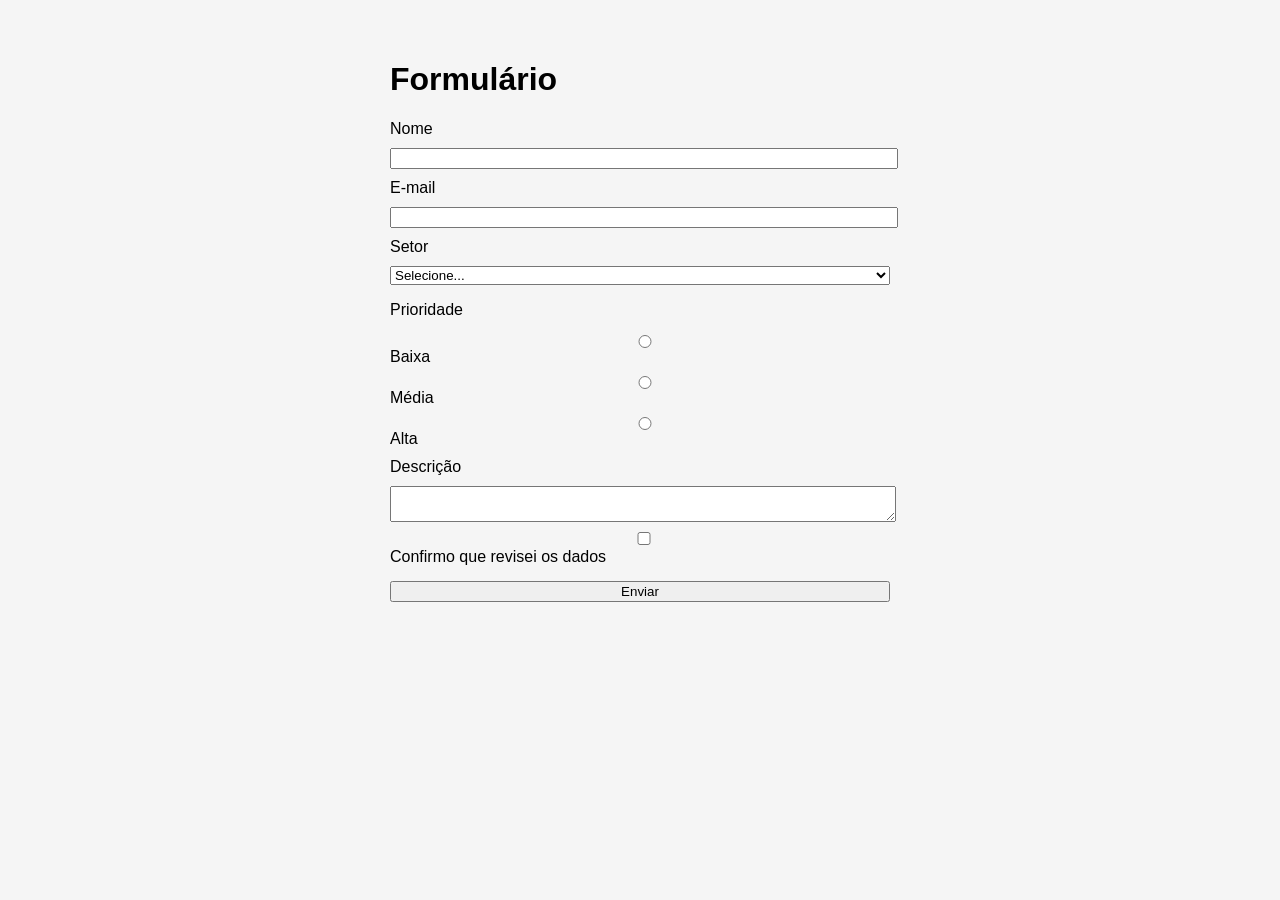
<file: aulas/04-aula-4-validacao-javascript/index.html>
<!DOCTYPE html>
<html lang="pt-br">

<head>
    <meta charset="UTF-8">
    <meta name="viewport" content="width=device-width, initial-scale=1.0">
    <title>Formulário</title>
    <link rel="stylesheet" href="style.css">
</head>

<body>
    <main>
        <h1>Formulário</h1>

        <form id="form-inspecao">
            <label for="nome">Nome</label>
            <input type="text" id="nome" name="nome">

            <label for="email">E-mail</label>
            <input type="email" id="email" name="email">

            <label for="setor">Setor</label>
            <select id="setor" name="setor">
                <option value="">Selecione...</option>
                <option value="operacao">Operação</option>
                <option value="manutencao">Manutenção</option>
                <option value="seguranca">Segurança</option>
            </select>

            <p>Prioridade</p>
            <label><input type="radio" name="prioridade" value="baixa">Baixa</label>
            <label><input type="radio" name="prioridade" value="media">Média</label>
            <label><input type="radio" name="prioridade" value="alta">Alta</label>

            <label for="descricao">Descrição</label>
            <textarea id="descricao" name="descricao"></textarea>

            <label>
                <input type="checkbox" id="termos" name="termos">
                Confirmo que revisei os dados
            </label>

            <button type="submit">Enviar</button>

            <p id="mensagem"></p>
        </form>
    </main>

    <script>
        const form = document.getElementById('form-inspecao');
        const mensagem = document.getElementById('mensagem');

        form.addEventListener('submit', function (event) {
            event.preventDefault();

            const nome = document.getElementById('nome').value.trim();
            const email = document.getElementById('email').value.trim();
            const setor = document.getElementById('setor').value;
            const descricao = document.getElementById('descricao').value.trim();
            const termos = document.getElementById('termos').checked;
            const prioridade = document.querySelector('input[name="prioridade"]:checked');

            if (nome === '') {
                mensagem.textContent = 'Preencha o nome.';
                return;
            }

            if (email === '') {
                mensagem.textContent = 'Preencha o e-mail.';
                return;
            }

            if (setor === '') {
                mensagem.textContet = 'Preencha o setor.';
                return;
            }

            if (!prioridade) {
                mensagem.textContent = 'Selecione uma prioridade.';
                return;
            }

            if (descricao.length < 10) {
                mensagem.textContent = 'A descrição deve ter pelo menos 10 caracteres.';
                return;
            }

            if (!termos) {
                mensagem.textContent = 'Marque a confirmação dos dados.';
                return;
            }

            mensagem.textContent = 'Formulário validado com sucesso.';
        });
    </script>
</body>

</html>
</file>
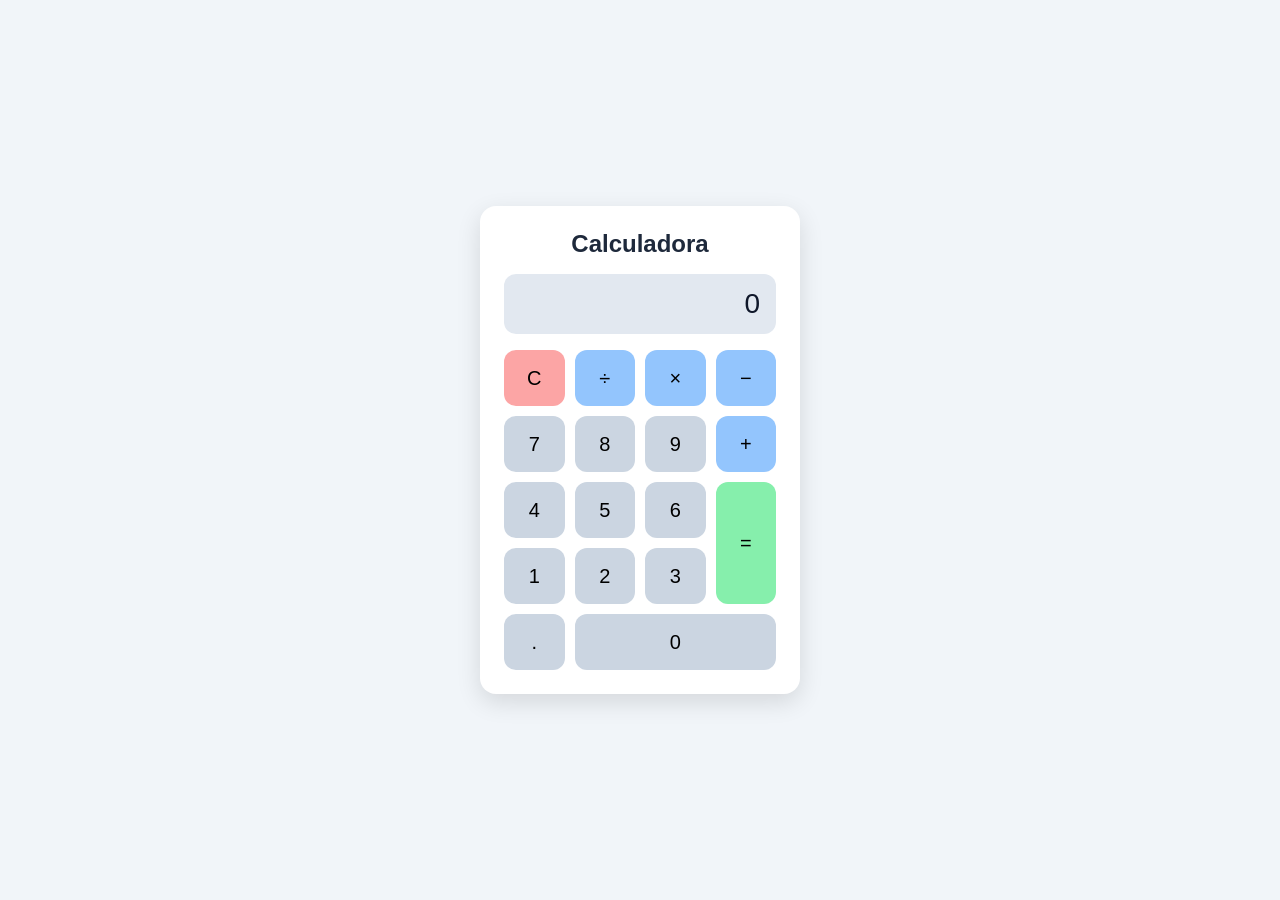
<file: aulas/05-aula-5-calculadora-javascript/index.html>
<!DOCTYPE html>
<html lang="pt-BR">

<head>
    <meta charset="UTF-8" />
    <meta name="viewport" content="width=device-width, initial-scale=1.0" />
    <title>Calculadora</title>
    <link rel="stylesheet" href="style.css" />
</head>

<body>
    <main class="calculadora">
        <h1>Calculadora</h1>

        <input type="text" id="display" class="display" value="0" readonly>

        <div class="botoes">
            <button class="botao ac" data-valor="C">C</button>
            <button class="botao operador" data-valor="/">÷</button>
            <button class="botao operador" data-valor="*">×</button>
            <button class="botao operador" data-valor="-">−</button>

            <button class="botao" data-valor="7">7</button>
            <button class="botao" data-valor="8">8</button>
            <button class="botao" data-valor="9">9</button>
            <button class="botao operador" data-valor="+">+</button>

            <button class="botao" data-valor="4">4</button>
            <button class="botao" data-valor="5">5</button>
            <button class="botao" data-valor="6">6</button>
            <button class="botao igual" data-valor="=">=</button>

            <button class="botao" data-valor="1">1</button>
            <button class="botao" data-valor="2">2</button>
            <button class="botao" data-valor="3">3</button>
            <button class="botao" data-valor=".">.</button>

            <button class="botao zero" data-valor="0">0</button>
        </div>
    </main>

    <!-- <script src="script_estruturado.js"></script> -->
    <!-- <script src="script_oo.js"></script> -->
</body>

</html>
</file>
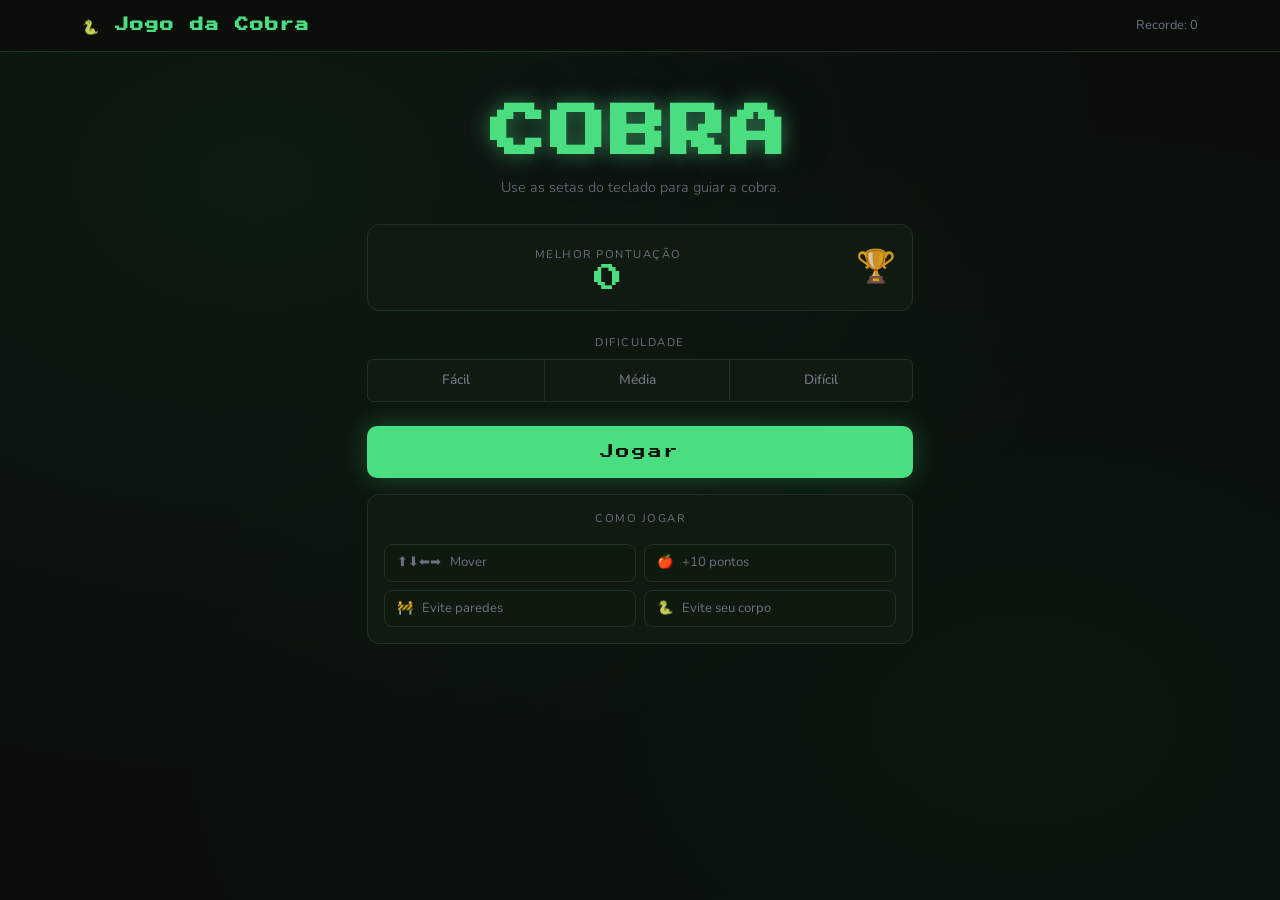
<file: aulas/06-aula-6-jogo-da-cobra/index.html>
<!DOCTYPE html>
<html lang="pt-br">
<head>
    <meta charset="UTF-8">
    <meta name="viewport" content="width=device-width, initial-scale=1.0">
    <title>Jogo da Cobra</title>

    <link rel="stylesheet" href="https://cdn.jsdelivr.net/npm/bootstrap@5.3.8/dist/css/bootstrap.min.css">
    <link rel="stylesheet" href="index.css">
</head>
<body>
    <header>
        <nav class="navbar navbar-dark">
            <div class="container">
                <span class="navbar-brand fw-bold fs-4">🐍 Jogo da Cobra</span>
                <span class="navbar-text" id="navbar-recorde">Recorde: 0</span>
            </div>
        </nav>
    </header>

    <main class="container py-5">
        <div class="row justify-content-center">
            <div class="col-12 col-md-8 col-lg-6 text-center">

                <div class="titulo-bloco mb-4">
                    <h1 class="display-3 fw-bold titulo-jogo">COBRA</h1>
                    <p class="lead subtitulo">Use as setas do teclado para guiar a cobra.</p>
                </div>

                <div class="card card-recorde mb-4">
                    <div class="card-body py-3">
                        <div class="row align-items-center">
                            <div class="col">
                                <span class="label-card">Melhor pontuação</span>
                                <div class="valor-recorde" id="recorde-display">0</div>
                            </div>

                            <div class="col-auto">
                                <span class="icone-trofeu">🏆</span>
                            </div>
                        </div>
                    </div> 
                </div>

                <div class="mb-4">
                    <p class="label-secao mb-2">Dificuldade</p>
                    <div class="btn-group w-100" role="group">
                        <input type="radio" class="btn-check" name="dificuldade" id="facil" value="200">
                        <label class="btn btn-outline-dif" for="facil">Fácil</label>

                        <input type="radio" class="btn-check" name="dificuldade" id="media" value="130">
                        <label class="btn btn-outline-dif" for="media">Média</label>

                        <input type="radio" class="btn-check" name="dificuldade" id="dificil" value="70">
                        <label class="btn btn-outline-dif" for="dificil">Difícil</label>
                    </div>
                </div>

                <a href="jogo.html" class="btn btn-jogar w-100 mb-3" id="btn-jogar">
                    Jogar
                </a>

                <div class="card card-instrucoes">
                    <div class="card-body">
                        <p class="label-card mb-3">Como jogar</p>
                        <div class="row g-2 text-start">
                            <div class="col-6">
                                <div class="instrucao-item">⬆⬇⬅➡ &nbsp; Mover</div>
                            </div>
                            <div class="col-6">
                                <div class="instrucao-item">🍎 &nbsp; +10 pontos</div>
                            </div>
                            <div class="col-6">
                                <div class="instrucao-item">🚧 &nbsp; Evite paredes</div>
                            </div>
                            <div class="col-6">
                                <div class="instrucao-item">🐍 &nbsp; Evite seu corpo</div>
                            </div>
                        </div>
                    </div>
                </div>
            </div>
        </div>
    </main>

    <script src="https://cdn.jsdelivr.net/npm/bootstrap@5.3.3/dist/js/bootstrap.bundle.min.js"></script>
    <script>
        const recorde = localStorage.getItem("cobra_recorde") || 0;
        document.getElementById("recorde-display").textContent = recorde;
        document.getElementById("nav-recorde").textContent = "Recorde: " + recorde;

        document.getElementById("btn-jogar").addEventListener("click", () => {
            const dificuldadeSelecionada = document.querySelector('input[name="dificuldade"]:checked').value;
            localStorage.setItem("cobra_velocidade", dificuldadeSelecionada);
        });
    </script>
</body>
</html>
</file>
<file: atividades/02-atividade-2-site-do-gremio/style.css>
body {
  margin: 0px;
  padding: 0px;
  background-color: rgb(111, 163, 246);
  font-family: "Segoe UI", Tahoma, Geneva, Verdana, sans-serif;
}

#icon {
  width: 62px;
}

#links {
  padding-right: 10px;
}

#navbar {
  display: flex;
  justify-content: space-around;
  align-items: center;
  background-color: rgb(7, 49, 98);
  color: white;
  font-family: "Segoe UI", Tahoma, Geneva, Verdana, sans-serif;
}

.noticias {
  display: flex;
  text-align: center;
  flex-wrap: wrap;
  justify-content: space-around;
  background-color: rgb(94, 138, 209);
  padding: 6px;
  margin: 40px;
  border-radius: 40px;
}

.noticia {
  font-family: "Segoe UI", Tahoma, Geneva, Verdana, sans-serif;
  color: rgb(255, 255, 255);
  background-color: rgb(72, 155, 243);
  border: 4px solid rgb(255, 255, 255);
}

.img_noticia {
  width: 300px;
  height: 200px;
}

footer {
  background-color: rgb(7, 49, 98);
  padding: 10px;
  text-align: center;
  color: white;
  font-family: "Segoe UI", Tahoma, Geneva, Verdana, sans-serif;
}
</file>
<file: atividades/03-atividade-3-leiautes-divs/style.css>
* {
  margin: 0;
  padding: 0;
  box-sizing: border-box;
}

body {
  background-color: #7a00ff;
}

.fundo {
  width: 660px;
  margin: 0 auto;
}

.flex {
  display: flex;
}

.laranja {
  padding: 100px;
  margin: 10px;
  background-color: #ff6a00;
}

.titulo-exercicio {
  position: relative;
  width: fit-content;
  margin: 16px auto;
  padding: 12px 24px;
  background: #111;
  color: white;
  font-size: 1.4rem;
  font-weight: bold;
  border-radius: 14px;
  z-index: 0;
  overflow: hidden;
}

.titulo-exercicio::before {
  content: "";
  position: absolute;
  inset: -3px;
  border-radius: 16px;
  background: linear-gradient(
    90deg,
    #ff0000,
    #ff7a00,
    #ffee00,
    #00ff66,
    #00ccff,
    #3b5bff,
    #a000ff,
    #ff00aa,
    #ff0000
  );
  background-size: 300% 300%;
  animation: arcoiris-borda 4s linear infinite;
  z-index: -2;
}

.titulo-exercicio::after {
  content: "";
  position: absolute;
  inset: 3px;
  border-radius: 11px;
  background: #111;
  z-index: -1;
  box-shadow:
    0 0 12px rgba(255, 255, 255, 0.08),
    0 0 20px rgba(255, 0, 200, 0.18);
}

.titulo-exercicio span {
  position: relative;
  z-index: 2;
}

.titulo-exercicio .reflexo {
  content: "";
  position: absolute;
  top: -30%;
  left: -20%;
  width: 30%;
  height: 160%;
  background: linear-gradient(
    90deg,
    transparent,
    rgba(255, 255, 255, 0.45),
    transparent
  );
  transform: rotate(25deg);
  animation: reflexo-borda 2.8s linear infinite;
  pointer-events: none;
}

@keyframes arcoiris-borda {
  0% {
    background-position: 0% 50%;
  }
  100% {
    background-position: 200% 50%;
  }
}

@keyframes reflexo-borda {
  0% {
    left: -30%;
  }
  100% {
    left: 120%;
  }
}
</file>
<file: aulas/03-aula-3-leiautes-divs/style.css>
:root {
  /* :root representa a raiz do documento.
     Aqui ele foi usado para criar variáveis CSS reutilizáveis. */
  --verde-1: #053b1f;
  --verde-2: #0c5a2e;
  --verde-3: #12753d;
  --verde-4: #1ca151;
  --branco: #f6fbf7;
  --cinza: #d7e3da;
  --sombra: 0 18px 42px rgba(3, 24, 12, 0.18);
  --sombra-hover: 0 24px 54px rgba(3, 24, 12, 0.3);
  /* Variáveis CSS:
     ajudam a padronizar cores e sombras sem repetir valores no arquivo inteiro. */
}

* {
  box-sizing: border-box;
  scroll-behavior: smooth;
  /* Faz a rolagem da página ficar suave ao clicar em links internos (#ancoras). */
}

body {
  margin: 0;
  font-family:
    Inter,
    system-ui,
    -apple-system,
    BlinkMacSystemFont,
    "Segoe UI",
    sans-serif;
  /* Pilha de fontes: o navegador tenta usar a primeira disponível. */

  line-height: 1.6;
  color: #15311f;
  background:
    radial-gradient(
      circle at top left,
      rgba(28, 161, 81, 0.15),
      transparent 30%
    ),
    linear-gradient(180deg, #f6fbf7 0%, #edf6ef 60%, #e8f2ea 100%);
  /* Gradientes:
     radial-gradient = efeito circular/de luz
     linear-gradient = transição em linha reta
     Aqui há duas camadas de fundo. */
}

img {
  max-width: 100%;
  /* A imagem nunca passa da largura do elemento pai. */

  display: block;
  /* Remove o comportamento inline da imagem e evita espaços indesejados. */
}

header {
  position: sticky;
  /* sticky = o elemento rola normalmente, mas “gruda” no ponto definido. */

  top: 0;
  /* Indica que ele deve grudar no topo. */

  z-index: 50;
  /* Controla a sobreposição dos elementos.
     Quanto maior, mais “na frente” ele fica. */

  backdrop-filter: blur(10px);
  /* Aplica um desfoque no que está atrás do header. */

  background: rgba(5, 59, 31, 0.86);
  box-shadow: 0 8px 18px rgba(0, 0, 0, 0.1);
  /* box-shadow cria sombra externa para dar profundidade. */
}

.topo {
  max-width: 1280px;
  /* Limita a largura máxima, mas permite que o elemento seja menor. */

  margin: 0 auto;
  padding: 14px 24px;
  display: flex;
  justify-content: space-between;
  align-items: center;
  gap: 20px;
}

.marca {
  display: flex;
  align-items: center;
  gap: 16px;
}

.logo-img {
  width: 72px;
  height: 86px;
}

.marca-kicker {
  margin: 0;
  color: rgba(255, 255, 255, 0.75);
  font-size: 0.82rem;
  /* rem = unidade relativa ao tamanho base da fonte da página. */

  letter-spacing: 0.08em;
  /* Aumenta o espaçamento entre letras. */

  text-transform: uppercase;
  /* Coloca o texto em maiúsculas. */
}

.marca-texto h1 {
  margin: 2px 0 0;
  color: var(--branco);
  font-size: clamp(1.6rem, 2vw, 2.4rem);
  /* clamp(min, ideal, max):
     define um tamanho flexível com limite mínimo e máximo. */

  line-height: 1;
}

.menu-lista {
  list-style: none;
  display: flex;
  gap: 10px;
  margin: 0;
  padding: 0;
  flex-wrap: wrap;
  /* wrap permite quebrar a linha se os itens não couberem. */

  justify-content: flex-end;
}

.menu-lista a {
  text-decoration: none;
  color: var(--branco);
  background: rgba(255, 255, 255, 0.08);
  padding: 10px 14px;
  border-radius: 999px;
  font-weight: 600;
  transition:
    transform 0.22s ease,
    background-color 0.22s ease,
    color 0.22s ease;
  /* transition cria mudança suave quando as propriedades variam. */
}

.menu-lista a:hover {
  transform: translateY(-2px) scale(1.03);
  /* transform:
     translateY = move no eixo vertical
     scale = aumenta/reduz o tamanho */

  background: var(--branco);
  color: var(--verde-1);
}

main {
  max-width: 1280px;
  margin: 0 auto;
  padding: 32px 24px 56px;
}

section {
  margin-bottom: 32px;
  padding: 28px;
  background: rgba(255, 255, 255, 0.9);
  border: 1px solid rgba(12, 90, 46, 0.1);
  border-radius: 28px;
  box-shadow: var(--sombra);
}

.secao-cabecalho {
  display: flex;
  justify-content: space-between;
  align-items: flex-start;
  gap: 20px;
  margin-bottom: 28px;
}

.secao-kicker {
  margin: 0 0 6px;
  font-size: 0.82rem;
  font-weight: 700;
  letter-spacing: 0.1em;
  text-transform: uppercase;
  color: var(--verde-3);
}

.secao-titulo-box h2 {
  margin: 0;
  font-size: clamp(1.9rem, 3vw, 2.8rem);
  line-height: 1.05;
  color: var(--verde-1);
}

.secao-resumo {
  margin: 12px 0 0;
  max-width: 780px;
  color: #355545;
}

.secao-badge {
  min-width: 120px;
  /* Define uma largura mínima. O elemento pode crescer, mas não pode ficar menor que isso. */

  padding: 18px;
  border-radius: 22px;
  background: linear-gradient(135deg, var(--verde-2), var(--verde-4));
  color: var(--branco);
  text-align: center;
  box-shadow: 0 16px 30px rgba(12, 90, 46, 0.22);
}

.badge-numero {
  font-size: 2.3rem;
  font-weight: 800;
  line-height: 1;
}

.badge-texto {
  margin-top: 8px;
  font-size: 0.86rem;
}

.sobre-grid {
  display: grid;
  /* grid = modelo de layout em grade (linhas e colunas). */

  gap: 22px;
}

.bloco-texto,
.bloco-centralizado,
.galeria-card,
.simbolos-box,
.banco-box,
.tecnico-box,
.camisa-card,
.tabela-box {
  border-radius: 24px;
  overflow: hidden;
  /* Tudo que ultrapassar os limites da caixa será cortado. */
}

.bloco-duplo {
  display: grid;
  grid-template-columns: 1.25fr 0.9fr;
  /* fr = fração do espaço disponível. */

  gap: 18px;
  align-items: stretch;
  /* Faz os itens tentarem ocupar toda a altura da linha. */
}

.bloco-reverso {
  grid-template-columns: 0.95fr 1.2fr;
}

.bloco-coluna {
  background: linear-gradient(180deg, #ffffff, #f2f8f3);
  border: 1px solid rgba(12, 90, 46, 0.08);
  border-radius: 24px;
  padding: 22px;
  box-shadow: 0 10px 28px rgba(4, 36, 18, 0.08);
}

.bloco-coluna-texto p,
.bloco-centralizado p,
.simbolos-texto p,
.tecnico-box span,
.camisa-legenda p {
  margin: 0;
}

.bloco-coluna-imagem,
.bloco-coluna-imagem-logo,
.simbolos-imagem,
.camisa-imagem {
  display: flex;
  flex-direction: column;
  /* Coloca os itens um abaixo do outro. */

  justify-content: center;
  align-items: center;
  gap: 12px;
}

.bloco-coluna-imagem img,
.imagem-larga-box img,
.galeria-card img,
.camisa-imagem img {
  width: 100%;
  border-radius: 18px;
  box-shadow: 0 14px 36px rgba(3, 24, 12, 0.14);
  transition:
    transform 0.25s ease,
    box-shadow 0.25s ease;
}

.bloco-coluna-imagem-logo img {
  max-width: 260px;
}

.bloco-coluna-imagem img:hover,
.imagem-larga-box img:hover,
.galeria-card img:hover,
.camisa-imagem img:hover {
  transform: translateY(-6px) scale(1.015);
  box-shadow: var(--sombra-hover);
}

.legenda {
  font-size: 0.92rem;
  color: #4d6658;
  margin: 0;
  text-align: center;
}

.mini-escudo-box {
  margin-top: 18px;
  padding: 14px;
  border-radius: 18px;
  background: rgba(12, 90, 46, 0.06);
  display: flex;
  align-items: center;
  gap: 18px;
}

.mini-escudo-box img {
  width: 120px;
}

.bloco-centralizado {
  padding: 24px 28px;
  text-align: center;
  background: linear-gradient(
    135deg,
    rgba(12, 90, 46, 0.06),
    rgba(28, 161, 81, 0.06)
  );
  border: 1px solid rgba(12, 90, 46, 0.08);
}

.bloco-escuro {
  background: linear-gradient(
    135deg,
    rgba(5, 59, 31, 0.95),
    rgba(12, 90, 46, 0.92)
  );
  color: var(--branco);
}

.destaque-verde {
  background: linear-gradient(
    135deg,
    rgba(28, 161, 81, 0.14),
    rgba(5, 59, 31, 0.09)
  );
}

.galeria-dupla,
.galeria-tripla,
.camisas-grid {
  display: grid;
  gap: 18px;
}

.galeria-dupla {
  grid-template-columns: repeat(2, minmax(0, 1fr));
  /* repeat repete colunas.
     minmax define um intervalo: mínimo e máximo. */
}

.galeria-tripla,
.camisas-grid {
  grid-template-columns: repeat(3, minmax(0, 1fr));
}

.galeria-card,
.camisa-card {
  background: linear-gradient(180deg, #ffffff, #eef5ef);
  padding: 16px;
  border: 1px solid rgba(12, 90, 46, 0.08);
}

.pequeno-hover {
  transition: transform 0.24s ease;
}

.pequeno-hover:hover {
  transform: translateY(-8px) scale(1.02);
}

.imagem-larga-box {
  padding: 18px;
  border-radius: 24px;
  background: linear-gradient(180deg, #ffffff, #eef5ef);
  border: 1px solid rgba(12, 90, 46, 0.08);
}

.simbolos-box {
  display: grid;
  grid-template-columns: 1.25fr 0.75fr;
  gap: 18px;
  background: linear-gradient(
    135deg,
    rgba(12, 90, 46, 0.06),
    rgba(12, 90, 46, 0.12)
  );
  border: 1px solid rgba(12, 90, 46, 0.08);
  padding: 24px;
}

.simbolos-texto h3,
.banco-box h3,
.tecnico-box h3,
.camisa-legenda h3,
.tabela-box h3 {
  margin: 0 0 10px;
  color: var(--verde-1);
  font-size: 1.25rem;
}

.simbolos-imagem img {
  max-width: 250px;
}

.elenco-layout {
  display: grid;
  grid-template-columns: minmax(0, 1.2fr) 360px;
  /* Primeira coluna flexível; segunda coluna fixa em 360px. */

  gap: 20px;
  align-items: start;
}

.campo-area {
  min-width: 0;
  /* Ajuda a evitar estouro horizontal em layouts com grid/flex. */
}

.campo {
  position: relative;
  min-height: 1180px;
  /* Altura mínima. O elemento pode crescer, mas não fica menor que isso. */

  border-radius: 28px;
  overflow: hidden;
  background:
    linear-gradient(180deg, rgba(5, 59, 31, 0.28), rgba(5, 59, 31, 0.28)),
    url("assets/campo.png") center/cover no-repeat;
  /* background com duas camadas:
     um gradiente escuro + imagem do campo */

  box-shadow:
    inset 0 0 0 8px rgba(255, 255, 255, 0.28),
    var(--sombra);
  /* inset = sombra interna */

  border: 6px solid rgba(255, 255, 255, 0.65);
}

.jogador-card {
  position: absolute;
  /* Sai do fluxo normal e passa a ser colocado livremente dentro do .campo */

  width: 225px;
  padding: 10px;
  border-radius: 20px;
  background: rgba(255, 255, 255, 0.92);
  border: 1px solid rgba(12, 90, 46, 0.14);
  box-shadow: 0 14px 30px rgba(3, 24, 12, 0.16);
  display: flex;
  align-items: center;
  gap: 10px;
  transition:
    transform 0.22s ease,
    box-shadow 0.22s ease;
}

.jogador-card:hover {
  transform: translateY(-5px) scale(1.03);
  box-shadow: 0 18px 34px rgba(3, 24, 12, 0.26);
}

.jogador-foto,
.jogador-placeholder {
  width: 58px;
  height: 58px;
  border-radius: 50%;
  flex-shrink: 0;
  /* Impede que esse item encolha dentro do flex */

  overflow: hidden;
  border: 2px solid rgba(12, 90, 46, 0.18);
}

.jogador-foto img {
  width: 100%;
  height: 100%;
  object-fit: cover;
  /* Faz a imagem preencher a caixa sem deformar.
     Pode cortar partes da imagem. */
}

.jogador-placeholder {
  display: grid;
  place-items: center;
  /* Atalho do grid para centralizar horizontal e verticalmente. */

  background: linear-gradient(135deg, var(--verde-2), var(--verde-4));
  color: var(--branco);
  font-weight: 800;
}

.jogador-info {
  display: flex;
  flex-direction: column;
  line-height: 1.2;
}

.jogador-info strong {
  font-size: 0.9rem;
  color: var(--verde-1);
}

.jogador-info span {
  font-size: 0.8rem;
  color: #456455;
}

.jogador-goleiro {
  left: 50%;
  bottom: 100px;
  transform: translateX(-50%);
  /* Centraliza o card a partir do meio da tela/campo. */
}

.jogador-goleiro:hover {
  transform: translateX(-50%) translateY(-5px) scale(1.03);
  /* Mantém o translateX original + adiciona o efeito do hover. */
}

.jogador-ld {
  right: 25px;
  bottom: 430px;
}

.jogador-zd {
  left: 55%;
  bottom: 230px;
}

.jogador-ze {
  right: 55%;
  bottom: 230px;
}

.jogador-le {
  left: 25px;
  bottom: 390px;
}

.jogador-vol-1 {
  right: 15%;
  bottom: 630px;
}

.jogador-vol-2 {
  left: 15%;
  bottom: 680px;
}

.jogador-pe {
  left: 40px;
  top: 280px;
}

.jogador-pd {
  right: 30px;
  top: 250px;
}

.jogador-at-1 {
  right: 15%;
  top: 150px;
}

.jogador-at-2 {
  left: 20%;
  top: 80px;
}

.banco-area {
  display: grid;
  gap: 18px;
}

.banco-box,
.tecnico-box {
  padding: 22px;
  background: linear-gradient(180deg, #ffffff, #edf5ee);
  border: 1px solid rgba(12, 90, 46, 0.08);
  box-shadow: 0 10px 24px rgba(3, 24, 12, 0.08);
}

.reservas-grid {
  display: grid;
  gap: 10px;
}

.reserva-item {
  display: grid;
  grid-template-columns: 42px 1fr;
  gap: 2px 12px;
  align-items: center;
  padding: 10px 12px;
  border-radius: 16px;
  background: rgba(12, 90, 46, 0.05);
  transition:
    transform 0.2s ease,
    background-color 0.2s ease;
}

.reserva-item:hover {
  transform: translateX(4px);
  background: rgba(12, 90, 46, 0.1);
}

.reserva-item strong {
  grid-row: span 2;
  /* Faz esse item ocupar duas linhas da grade. */

  font-size: 1.1rem;
  color: var(--verde-2);
}

.reserva-item span {
  font-weight: 600;
  color: #1b3a27;
}

.reserva-item em {
  font-style: normal;
  /* Remove o itálico padrão do <em>. */

  color: #53705f;
  font-size: 0.88rem;
}

.tecnico-box {
  background: linear-gradient(
    135deg,
    rgba(5, 59, 31, 0.95),
    rgba(12, 90, 46, 0.92)
  );
  color: var(--branco);
}

.tecnico-box h3,
.tecnico-box p {
  color: var(--branco);
}

.tecnico-box p {
  font-size: 1.5rem;
  font-weight: 800;
  margin: 0 0 6px;
}

.camisa-card {
  display: flex;
  flex-direction: column;
  gap: 14px;
  transition:
    transform 0.24s ease,
    box-shadow 0.24s ease;
}

.camisa-card:hover {
  transform: translateY(-8px) scale(1.01);
  box-shadow: var(--sombra-hover);
}

.camisa-imagem {
  min-height: 360px;
  padding: 18px;
  border-radius: 20px;
  background:
    radial-gradient(circle at top, rgba(12, 90, 46, 0.12), transparent 45%),
    #f7fbf8;
}

.camisa-imagem img {
  max-height: 320px;
  object-fit: contain;
  /* Diferente do cover:
     contain faz a imagem inteira caber sem cortar. */
}

.camisa-legenda {
  padding: 0 4px 8px;
}

.destaque-dourado {
  background: linear-gradient(180deg, #fffdfa, #fff7df);
}

.tabelas-titulos {
  display: grid;
  gap: 18px;
}

.tabela-box {
  padding: 20px;
  background: linear-gradient(180deg, #ffffff, #edf5ee);
  border: 1px solid rgba(12, 90, 46, 0.08);
}

.tabela-menor,
.tabela-grande {
  grid-column: 1 / -1;
  /* Faz o elemento ocupar todas as colunas do grid. */
}

table {
  width: 100%;
  border-collapse: collapse;
  /* Junta as bordas da tabela. */

  border-radius: 18px;
  overflow: hidden;
}

th,
td {
  padding: 12px 14px;
  text-align: left;
  border-bottom: 1px solid rgba(12, 90, 46, 0.08);
  vertical-align: top;
  /* Alinha o conteúdo da célula no topo. */
}

th {
  background: var(--verde-1);
  color: var(--branco);
  font-size: 0.92rem;
}

tbody tr:nth-child(even) td {
  background: rgba(12, 90, 46, 0.04);
  /* nth-child(even) seleciona linhas pares. */
}

tbody tr:hover td {
  background: rgba(12, 90, 46, 0.08);
}

footer {
  background: var(--verde-1);
  color: var(--branco);
}

.footer-conteudo {
  max-width: 1280px;
  margin: 0 auto;
  padding: 20px 24px 26px;
  display: flex;
  justify-content: center;
  align-items: center;
  gap: 18px;
}

.footer-conteudo p {
  margin: 0;
}

.footer-conteudo a {
  color: var(--branco);
  text-decoration: none;
  padding: 8px 14px;
  border: 1px solid rgba(255, 255, 255, 0.18);
  border-radius: 999px;
  transition:
    background-color 0.2s ease,
    transform 0.2s ease;
}

.footer-conteudo a:hover {
  background: rgba(255, 255, 255, 0.1);
  transform: translateY(-2px);
}

@media (max-width: 1080px) {
  /* Media query:
     aplica estas regras só quando a tela tiver até 1080px */

  .elenco-layout,
  .bloco-duplo,
  .bloco-reverso,
  .simbolos-box,
  .galeria-dupla,
  .galeria-tripla,
  .camisas-grid {
    grid-template-columns: 1fr;
    /* Tudo vira uma coluna só em telas menores. */
  }

  .campo {
    min-height: 1320px;
  }

  .jogador-card {
    width: 160px;
  }
}

@media (max-width: 840px) {
  .topo,
  .secao-cabecalho,
  .footer-conteudo {
    flex-direction: column;
    align-items: flex-start;
  }

  .menu-lista {
    justify-content: flex-start;
  }

  main {
    padding: 24px 16px 40px;
  }

  section {
    padding: 20px;
    border-radius: 22px;
  }

  .campo {
    min-height: 1450px;
  }
}

@media (max-width: 640px) {
  .jogador-card {
    width: 142px;
    padding: 8px;
  }

  .jogador-foto,
  .jogador-placeholder {
    width: 48px;
    height: 48px;
  }

  .jogador-info strong {
    font-size: 0.8rem;
  }

  .jogador-info span {
    font-size: 0.72rem;
  }

  .campo {
    min-height: 1320px;
    background-position: center top;
    /* Ajusta a posição da imagem de fundo em telas menores. */
  }
}
</file>
<file: aulas/04-aula-4-validacao-javascript/style.css>
body {
    font-family: Arial, sans-serif;
    background: #f5f5f5;
}

main {
    max-width: 500px;
    margin: 20px auto;
    padding: 20px;
}

label,
input,
select,
textarea,
button {
    display: block;
    width: 100%;
    margin-top: 10px;
}

button {
    margin-top: 15px;
}

#mensagem {
    color: red;
    margin-top: 10px;
}
</file>
<file: aulas/05-aula-5-calculadora-javascript/style.css>
* {
    box-sizing: border-box;
    margin: 0;
    padding: 0;
}

body {
    font-family: Arial, sans-serif;
    background: #f1f5f9;
    display: flex;
    justify-content: center;
    align-items: center;
    min-height: 100vh;
}

.calculadora {
    background: #ffffff;
    padding: 24px;
    border-radius: 16px;
    box-shadow: 0 8px 24px rgba(0, 0, 0, 0.12);
    width: 320px;
}

.calculadora h1 {
    text-align: center;
    margin-bottom: 16px;
    font-size: 24px;
    color: #1e293b;
}

.display {
    width: 100%;
    height: 60px;
    margin-bottom: 16px;
    border: none;
    border-radius: 12px;
    background: #e2e8f0;
    font-size: 28px;
    text-align: right;
    padding: 0 16px;
    color: #0f172a;
}

.botoes {
    display: grid;
    grid-template-columns: repeat(4, 1fr);
    gap: 10px;
}

.botao {
    height: 56px;
    border: none;
    border-radius: 12px;
    background: #cbd5e1;
    font-size: 20px;
    cursor: pointer;
    transition: 0.2s;
}

.botao:hover {
    background: #94a3b8;
}

.operador {
    background: #93c5fd;
}

.operador:hover {
    background: #60a5fa;
}

.igual {
    grid-row: span 2;
    height: 122px;
    background: #86efac;
}

.igual:hover {
    background: #4ade80;
}

.ac {
    background: #fca5a5;
}

.ac:hover {
    background: #f87171;
}

.zero {
    grid-column: span 3;
}
</file>
<file: aulas/06-aula-6-jogo-da-cobra/index.css>
@import url('https://fonts.googleapis.com/css2?family=Nunito:ital,wght@0,200..1000;1,200..1000&family=Press+Start+2P&display=swap');

:root {
    --verde: #4ADE80;
    --verde-escuro: #16A34A;
    --fundo: #0A0F0A;
    --fundo-card: #111A11;
    --borda: #1F3320;
    --texto: #D1FAE5;
    --esmaecido: #6B7280;
}

* {
    box-sizing: border-box;
    margin: 0;
    padding: 0;
}

body {
    font-family: "Nunito", sans-serif;
    background-color: var(--fundo);
    color: var(--texto);
    min-height: 100vh;
    background-image:
        radial-gradient(ellipse at 20% 20%, rgba(74, 222, 128, 0.06) 0%, transparent 60%),
        radial-gradient(ellipse at 80% 80%, rgba(22, 163, 74, 0.05) 0%, transparent 60%);
}

/*NAVBAR*/
.navbar {
    background:  rgba(10, 15, 10, 0.9);
    border-bottom: 1px solid var(--borda);
    backdrop-filter: blur(8px);
}

.navbar-brand {
    font-family: "Press Start 2P", monospace;
    font-size: 0.85rem !important;
    color: var(--verde) !important;
    letter-spacing: 1px;
}

.navbar-text {
    font-size: 0.8rem;
    color: var(--esmaecido);
}

/*TÍTULO*/
.titulo-jogo {
    font-family: "Press Start 2P", monospace;
    font-size: clamp(2rem, 8.5vw, 3.5rem) !important;
    color: var(--verde);
    text-shadow:
        0 0 20px rgba(74, 222, 128, 0.5),
        0 0 60px rgba(74, 22, 128, 0.2);
    line-height: 1.2;
    letter-spacing: 4px;
}

.subtitulo {
    color: var(--esmaecido);
    font-size: 0.9rem;
    line-height: 1.7;
}

/*CARDS*/
.card-recorde,
.card-instrucoes {
    background: var(--fundo-card);
    border: 1px solid var(--borda);
    border-radius: 12px;
    color: var(--texto);
}

.label-card {
    font-size: 0.7rem;
    text-transform: uppercase;
    letter-spacing: 1.5px;
    color: var(--esmaecido);
    margin-bottom: 4px;
}

.valor-recorde {
    font-family: "Press Start 2P", monospace;
    font-size: 1.8rem;
    color: var(--verde);
    line-height: 1;
}

.icone-trofeu {
    font-size: 2rem;
    opacity: 0.8;
}

/*DIFICULDADE*/
.label-secao {
    font-size: 0.7rem;
    text-transform: uppercase;
    letter-spacing: 1.5px;
    color: var(--esmaecido);
}

.btn-outline-dif {
    background: var(--fundo-card);
    border-color: var(--borda);
    color: var(--esmaecido);
    font-weight: 600;
    font-size: 0.85rem;
    padding: 10px;
    transition: all 0.2s;
}

.btn-check:checked + .btn-outline-dif {
    background: var(--verde-escuro);
    border-color: var(--verde);
    color: #FFFFFF;
}

.btn-outline-dif:hover {
    background: #1A2E1A !important;
    border-color: var(--verde) !important;
    color: var(--verde) !important;
}

/*BOTÃO JOGAR*/
.btn-jogar {
    font-family: "Press Start 2P", monospace;
    font-size: 0.85rem;
    background: var(--verde);
    color: #0A0F0A;
    border: none;
    border-radius: 10px;
    padding: 16px;
    letter-spacing: 2px;
    text-decoration: none;
    display: block;
    transition: all 0.2s;
    box-shadow: 0 0 24px rgba(74, 222, 128, 0.3);
}

.btn-jogar:hover {
    background: #86EFAC;
    color: #0A0F0A;
    box-shadow: 0 0 40px rgba(74, 222, 128, 0.5);
    transform: translateY(-2px);
}

/*INSTRUÇÕES*/
.instrucao-item {
    background: #0F1A0F;
    border: 1px solid var(--borda);
    border-radius: 8px;
    padding: 8px 12px;
    font-size: 0.82rem;
    color: var(--esmaecido);
}
</file>
